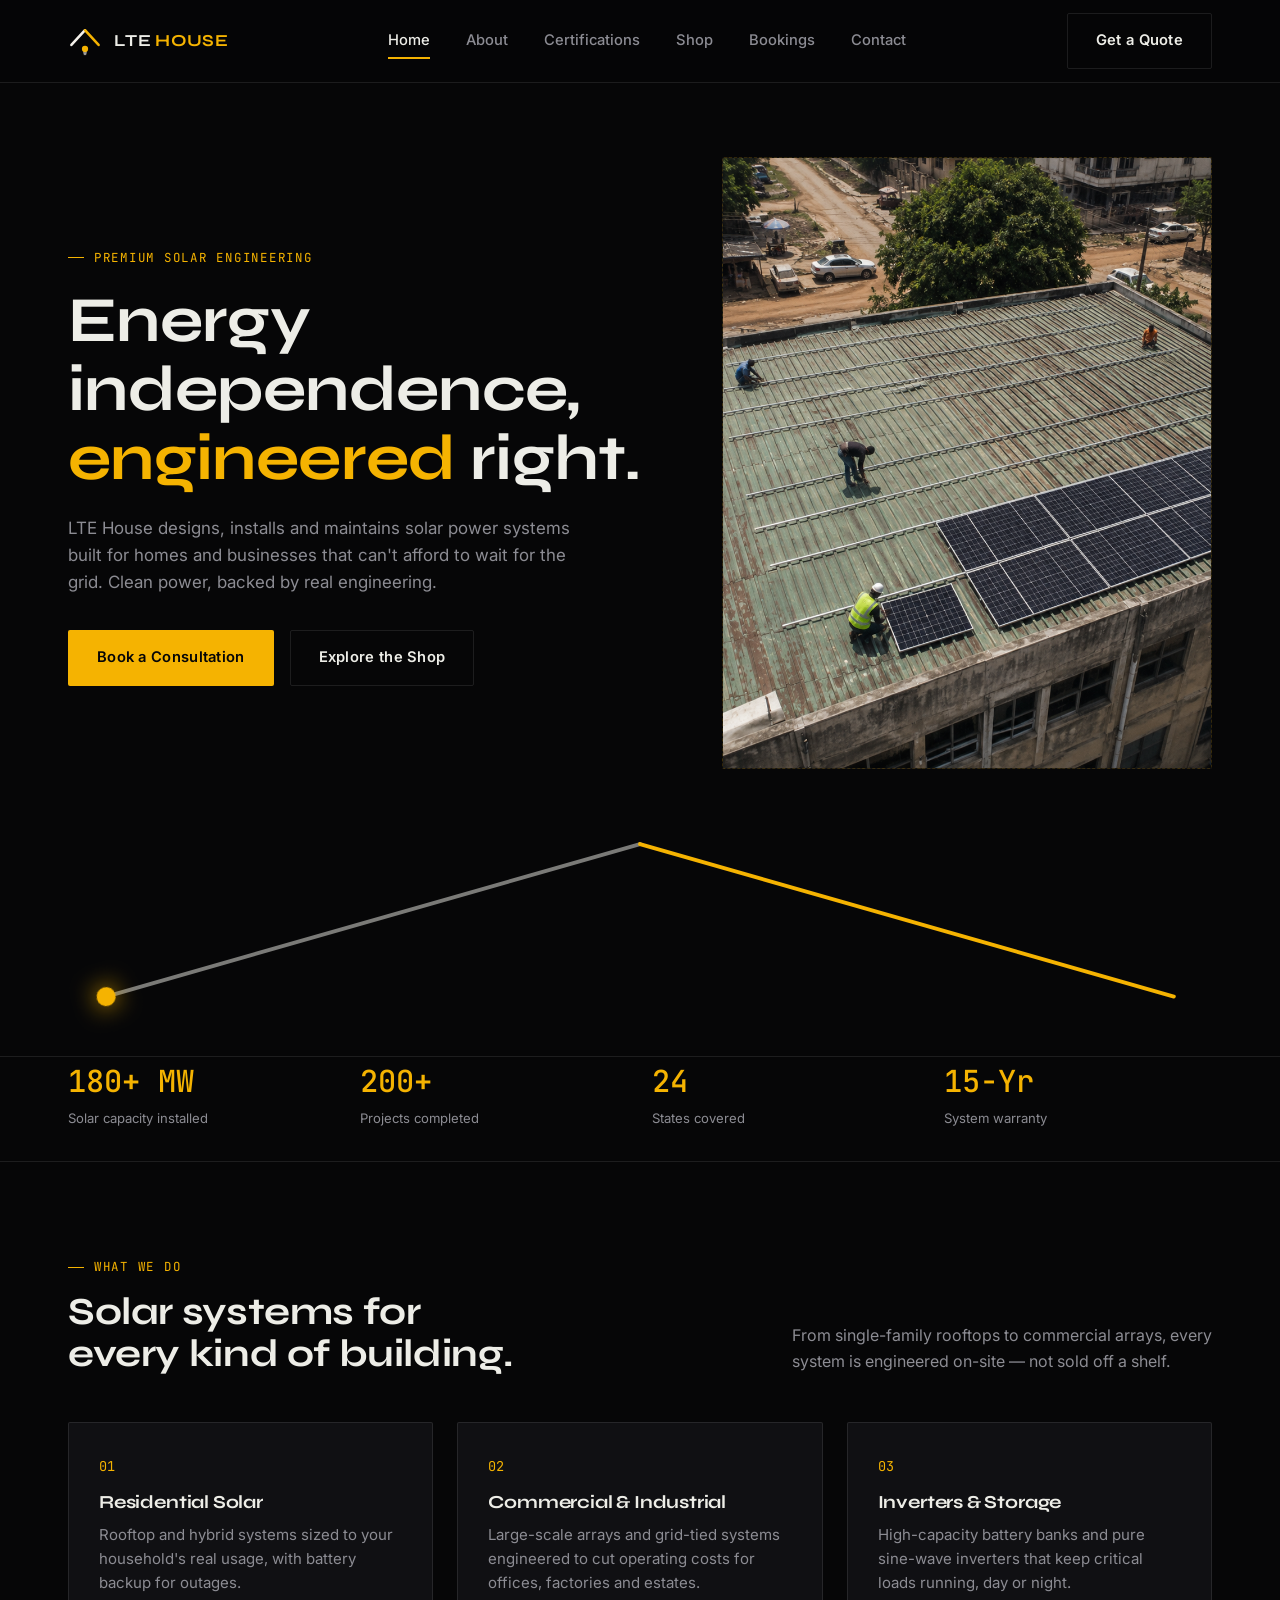
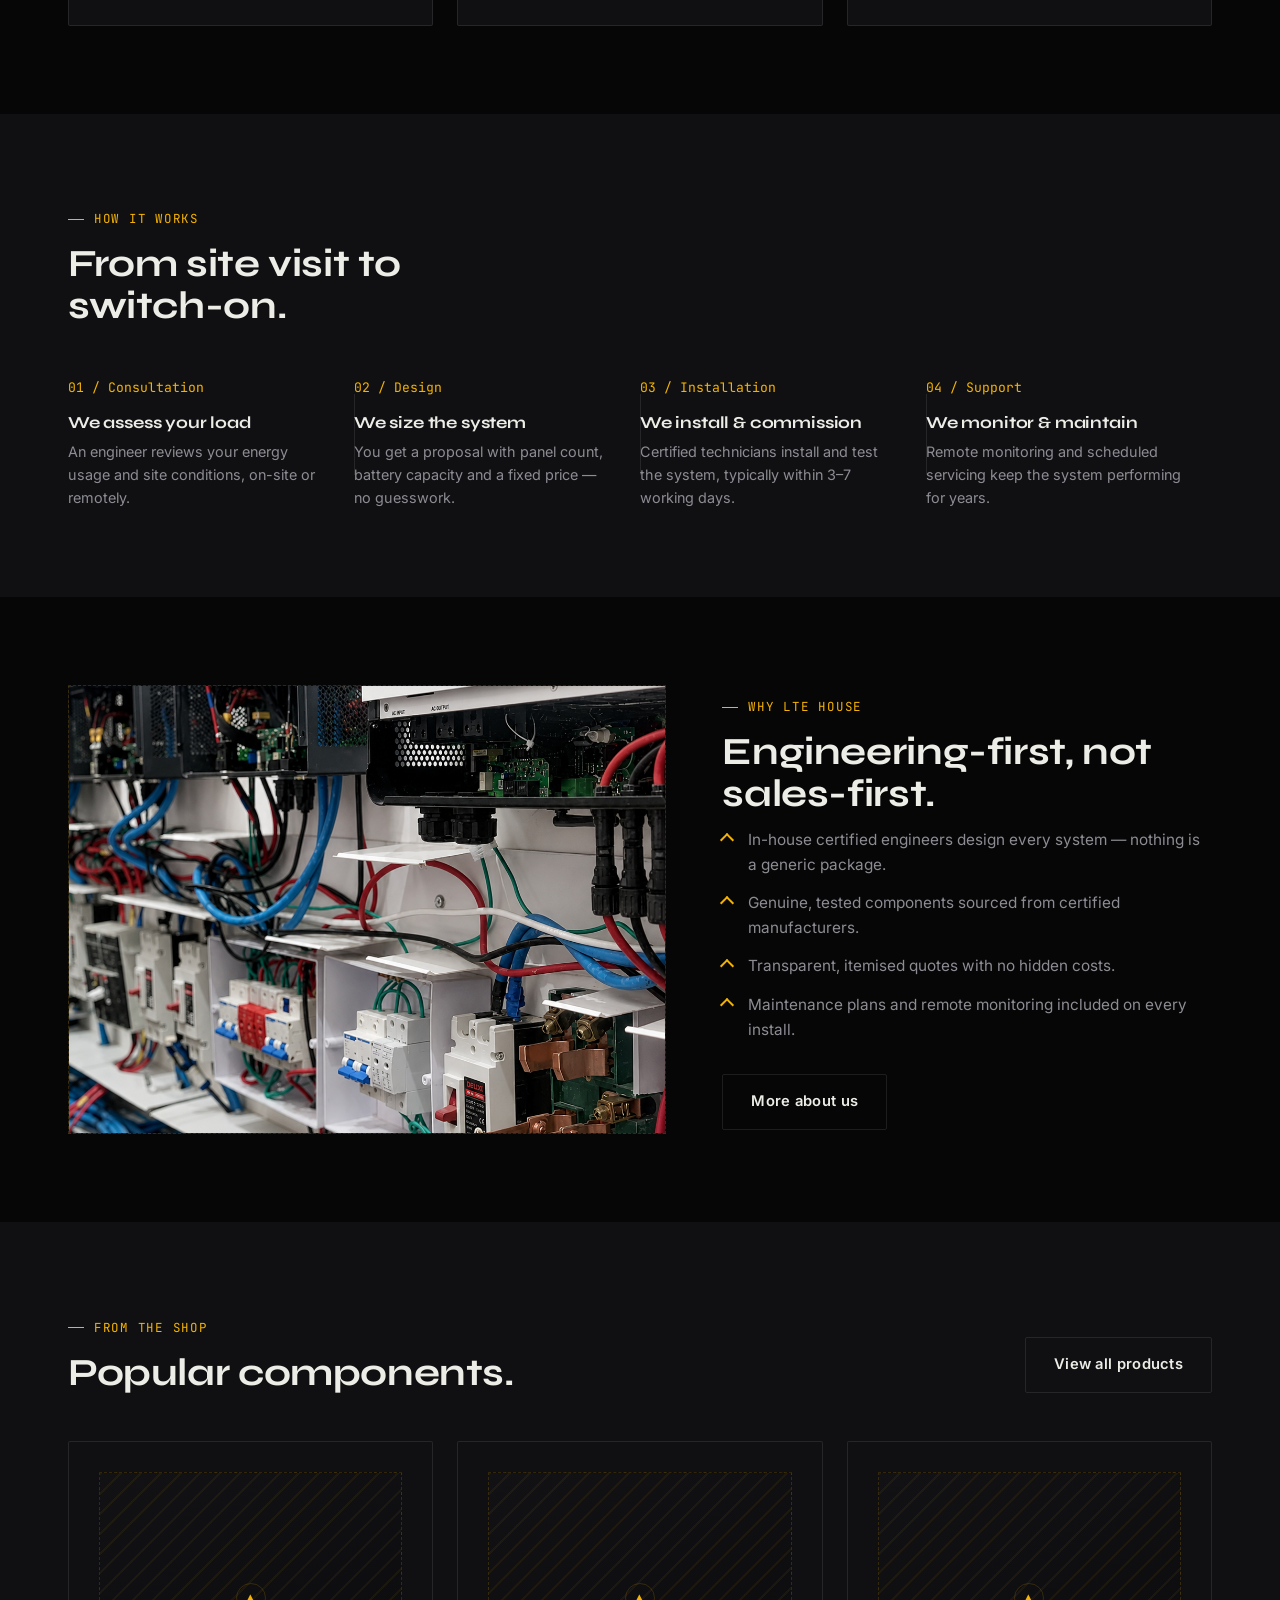
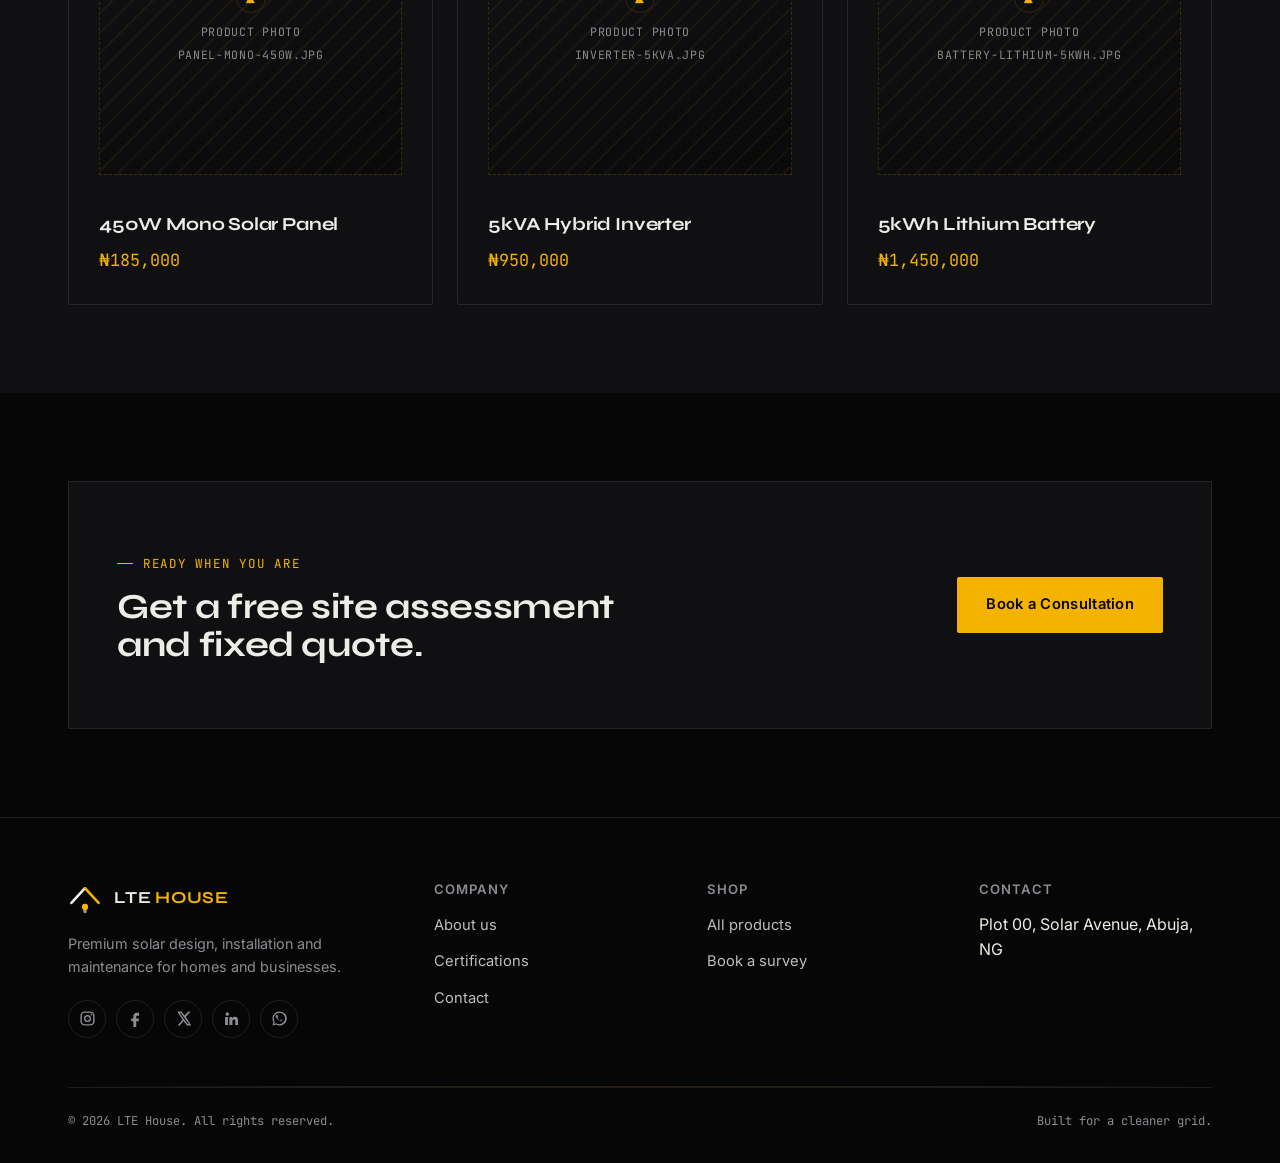
<file: index.html>
<!DOCTYPE html>
<html lang="en">
<head>
<meta charset="UTF-8">
<meta name="viewport" content="width=device-width, initial-scale=1.0">
<title>LTE House — Premium Solar Engineering</title>
<meta name="description" content="LTE House designs, installs and maintains premium solar power systems for homes and businesses.">
<link rel="icon" href="assets/favicon.ico" sizes="any">
<link rel="icon" type="image/svg+xml" href="assets/logo-icon.svg">
<link rel="apple-touch-icon" href="assets/apple-touch-icon.png">
<link rel="manifest" href="assets/site.webmanifest">
<meta name="theme-color" content="#060607">
<link rel="stylesheet" href="css/style.css">
</head>
<body>

<div class="page-loader" aria-hidden="true">
  <svg class="loader-mark" viewBox="0 0 200 200" xmlns="http://www.w3.org/2000/svg">
    <path class="l-roof-base l-roof-base-left" d="M40 130 L100 60"/>
    <path class="l-roof-base l-roof-base-right" d="M100 60 L160 130"/>
    <path class="l-roof-glow l-roof-glow-left" d="M40 130 L100 60"/>
    <path class="l-roof-glow l-roof-glow-right" d="M100 60 L160 130"/>
    <circle class="l-bulb-base" cx="100" cy="150" r="15"/>
    <circle class="l-bulb-glow" cx="100" cy="150" r="15"/>
    <path class="l-bulb-base-lines" d="M94 167 L106 167 M95 172 L105 172"/>
  </svg>
</div>

<header class="site-header">
  <div class="wrap">
    <a href="index.html" class="brand">
      <img src="assets/logo-icon.svg" alt="LTE House logo">
      <span class="brand-name">LTE <span>HOUSE</span></span>
    </a>
    <nav class="nav-links">
      <a href="index.html" aria-current="page">Home</a>
      <a href="about.html">About</a>
      <a href="certifications.html">Certifications</a>
      <a href="shop.html">Shop</a>
      <a href="bookings.html">Bookings</a>
      <a href="contact.html">Contact</a>
    </nav>
    <div class="nav-cta">
      <a href="bookings.html" class="btn btn-ghost">Get a Quote</a>
      <button class="nav-toggle" aria-label="Toggle menu" aria-expanded="false"><span></span></button>
    </div>
  </div>
</header>

<main>

  <!-- HERO -->
  <section class="hero">
    <div class="wrap hero-grid">
      <div>
        <span class="eyebrow">Premium Solar Engineering</span>
        <h1>Energy independence,<br><em>engineered</em> right.</h1>
        <p class="lede">LTE House designs, installs and maintains solar power systems built for homes and businesses that can't afford to wait for the grid. Clean power, backed by real engineering.</p>
        <div class="hero-actions">
          <a href="bookings.html" class="btn btn-primary">Book a Consultation</a>
          <a href="shop.html" class="btn btn-ghost">Explore the Shop</a>
        </div>
      </div>
      <div class="hero-media ph" style="--ar:4/5;">
        <img src="assets/images/Hero-home.jpg" alt="Home with LTE House solar panels installed">
      </div>
    </div>

    <div class="wrap" style="margin-top:56px;">
      <svg class="roofline animate" viewBox="0 0 600 100" preserveAspectRatio="none" aria-hidden="true">
        <path class="rl-left" d="M20 90 L300 10"/>
        <path class="rl-right" d="M300 10 L580 90"/>
        <circle class="rl-dot" r="5"/>
      </svg>
    </div>
  </section>

  <!-- STATS -->
  <section class="stats" style="padding-top:0;">
    <div class="wrap">
      <div class="stat"><b>180+ MW</b><span>Solar capacity installed</span></div>
      <div class="stat"><b>200+</b><span>Projects completed</span></div>
      <div class="stat"><b>24</b><span>States covered</span></div>
      <div class="stat"><b>15-Yr</b><span>System warranty</span></div>
    </div>
  </section>

  <!-- SERVICES -->
  <section>
    <div class="wrap">
      <div class="section-head reveal">
        <div>
          <span class="eyebrow">What we do</span>
          <h2>Solar systems for every kind of building.</h2>
        </div>
        <p>From single-family rooftops to commercial arrays, every system is engineered on-site — not sold off a shelf.</p>
      </div>
      <div class="grid-3">
        <div class="card reveal">
          <span class="num">01</span>
          <h3>Residential Solar</h3>
          <p>Rooftop and hybrid systems sized to your household's real usage, with battery backup for outages.</p>
        </div>
        <div class="card reveal">
          <span class="num">02</span>
          <h3>Commercial &amp; Industrial</h3>
          <p>Large-scale arrays and grid-tied systems engineered to cut operating costs for offices, factories and estates.</p>
        </div>
        <div class="card reveal">
          <span class="num">03</span>
          <h3>Inverters &amp; Storage</h3>
          <p>High-capacity battery banks and pure sine-wave inverters that keep critical loads running, day or night.</p>
        </div>
      </div>
    </div>
  </section>

  <!-- HOW IT WORKS (real sequence -> numbered) -->
  <section style="background:var(--panel);">
    <div class="wrap">
      <div class="section-head reveal">
        <div>
          <span class="eyebrow">How it works</span>
          <h2>From site visit to switch-on.</h2>
        </div>
      </div>
      <div class="process">
        <div class="process-step reveal">
          <span class="idx">01 / Consultation</span>
          <h4>We assess your load</h4>
          <p>An engineer reviews your energy usage and site conditions, on-site or remotely.</p>
        </div>
        <div class="process-step reveal">
          <span class="idx">02 / Design</span>
          <h4>We size the system</h4>
          <p>You get a proposal with panel count, battery capacity and a fixed price — no guesswork.</p>
        </div>
        <div class="process-step reveal">
          <span class="idx">03 / Installation</span>
          <h4>We install &amp; commission</h4>
          <p>Certified technicians install and test the system, typically within 3–7 working days.</p>
        </div>
        <div class="process-step reveal">
          <span class="idx">04 / Support</span>
          <h4>We monitor &amp; maintain</h4>
          <p>Remote monitoring and scheduled servicing keep the system performing for years.</p>
        </div>
      </div>
    </div>
  </section>

  <!-- WHY US -->
  <section>
    <div class="wrap hero-grid">
      <div class="ph reveal" style="--ar:4/3;">
        <img src="assets/why-us.jpg" alt="LTE House installation team on-site">
      </div>
      <div class="reveal">
        <span class="eyebrow">Why LTE House</span>
        <h2 style="margin-top:14px; font-size:clamp(1.8rem,3vw,2.6rem);">Engineering-first, not sales-first.</h2>
        <ul class="roof-list">
          <li>In-house certified engineers design every system — nothing is a generic package.</li>
          <li>Genuine, tested components sourced from certified manufacturers.</li>
          <li>Transparent, itemised quotes with no hidden costs.</li>
          <li>Maintenance plans and remote monitoring included on every install.</li>
        </ul>
        <a href="about.html" class="btn btn-ghost" style="margin-top:32px;">More about us</a>
      </div>
    </div>
  </section>

  <!-- FEATURED PRODUCTS -->
  <section style="background:var(--panel);">
    <div class="wrap">
      <div class="section-head reveal">
        <div>
          <span class="eyebrow">From the shop</span>
          <h2>Popular components.</h2>
        </div>
        <a href="shop.html" class="btn btn-ghost">View all products</a>
      </div>
      <div class="grid-3">
        <div class="card product-card reveal">
          <div class="ph"><div class="ph-inner"><span class="ph-icon">▲</span>Product photo<span class="ph-file">panel-mono-450w.jpg</span></div></div>
          <h3>450W Mono Solar Panel</h3>
          <p class="price">₦185,000</p>
        </div>
        <div class="card product-card reveal">
          <div class="ph"><div class="ph-inner"><span class="ph-icon">▲</span>Product photo<span class="ph-file">inverter-5kva.jpg</span></div></div>
          <h3>5kVA Hybrid Inverter</h3>
          <p class="price">₦950,000</p>
        </div>
        <div class="card product-card reveal">
          <div class="ph"><div class="ph-inner"><span class="ph-icon">▲</span>Product photo<span class="ph-file">battery-lithium-5kwh.jpg</span></div></div>
          <h3>5kWh Lithium Battery</h3>
          <p class="price">₦1,450,000</p>
        </div>
      </div>
    </div>
  </section>

  <!-- CTA -->
  <section>
    <div class="wrap">
      <div class="cta-band reveal">
        <div>
          <span class="eyebrow">Ready when you are</span>
          <h2 style="margin-top:14px;">Get a free site assessment and fixed quote.</h2>
        </div>
        <a href="bookings.html" class="btn btn-primary">Book a Consultation</a>
      </div>
    </div>
  </section>

</main>

<footer class="site-footer">
  <div class="wrap">
    <div class="footer-grid">
      <div class="footer-brand">
        <a href="index.html" class="brand">
          <img src="assets/logo-icon.svg" alt="LTE House logo">
          <span class="brand-name">LTE <span>HOUSE</span></span>
        </a>
        <p>Premium solar design, installation and maintenance for homes and businesses.</p>
        <div class="social-links">
          <a href="https://www.instagram.com/lte_house" aria-label="LTE House on Instagram"><svg aria-hidden="true" viewBox="0 0 24 24"><rect x="3" y="3" width="18" height="18" rx="5" fill="none" stroke="currentColor" stroke-width="2"/><circle cx="12" cy="12" r="4" fill="none" stroke="currentColor" stroke-width="2"/><circle cx="17.5" cy="6.5" r="1.2" fill="currentColor"/></svg></a>
          <a href="#" aria-label="LTE House on Facebook"><svg aria-hidden="true" viewBox="0 0 24 24"><path fill="currentColor" d="M14 8h3V4h-3c-3.3 0-5 1.9-5 5v3H6v4h3v8h4v-8h3.5l.5-4H13V9c0-.7.3-1 1-1Z"/></svg></a>
          <a href="#" aria-label="LTE House on X (Twitter)"><svg aria-hidden="true" viewBox="0 0 24 24"><path fill="currentColor" d="M18.9 2H22l-6.8 7.8L23 22h-6.1l-4.8-6.3L6.6 22H3.5l7.3-8.4L3 2h6.2l4.3 5.7L18.9 2Zm-1.1 17.7h1.7L8.3 4.2H6.5l11.3 15.5Z"/></svg></a>
          <a href="#" aria-label="LTE House on LinkedIn"><svg aria-hidden="true" viewBox="0 0 24 24"><path fill="currentColor" d="M5 3.5A2.5 2.5 0 1 1 5 8a2.5 2.5 0 0 1 0-4.5ZM3 10h4v11H3V10Zm6 0h3.8v1.5h.1c.5-.9 1.8-1.9 3.7-1.9 4 0 4.7 2.6 4.7 6v5.4h-4v-4.8c0-1.2 0-2.8-1.8-2.8s-2.1 1.3-2.1 2.7V21H9V10Z"/></svg></a>
          <a href="#" aria-label="Message LTE House on WhatsApp"><svg aria-hidden="true" viewBox="0 0 24 24"><path fill="currentColor" d="M12 2a9.9 9.9 0 0 0-8.5 15L2 22l5.2-1.4A10 10 0 1 0 12 2Zm0 18a8 8 0 0 1-4.1-1.1l-.3-.2-3.1.8.8-3-.2-.3A8 8 0 1 1 12 20Zm4.4-5.9c-.2-.1-1.3-.7-1.5-.8-.2-.1-.4-.1-.6.1-.2.2-.6.8-.8 1-.1.2-.3.2-.5.1-1.6-.8-2.7-1.5-3.7-3.3-.3-.5.3-.5.7-1.5.1-.2 0-.4-.1-.5l-.7-1.7c-.2-.5-.4-.4-.6-.4h-.5c-.2 0-.5.1-.7.3-.8.8-1.1 2-.3 3.3 1.6 2.8 3.6 3.5 6.4 4.7.4.2.8.1 1.1-.1.3-.2 1-.8 1.1-1.2.2-.3.2-.6.1-.7Z"/></svg></a>
        </div>
      </div>
      <div class="footer-col">
        <h4>Company</h4>
        <ul>
          <li><a href="about.html">About us</a></li>
          <li><a href="certifications.html">Certifications</a></li>
          <li><a href="contact.html">Contact</a></li>
        </ul>
      </div>
      <div class="footer-col">
        <h4>Shop</h4>
        <ul>
          <li><a href="shop.html">All products</a></li>
          <li><a href="bookings.html">Book a survey</a></li>
        </ul>
      </div>
      <div class="footer-col">
        <h4>Contact</h4>
        <ul>
          <li>Plot 00, Solar Avenue, Abuja, NG</li>
         
        </ul>
      </div>
    </div>
    <div class="divider-simple"></div>
    <div class="footer-bottom">
      <span>© 2026 LTE House. All rights reserved.</span>
      <span>Built for a cleaner grid.</span>
    </div>
  </div>
</footer>

<script src="js/main.js"></script>
</body>
</html>
</file>
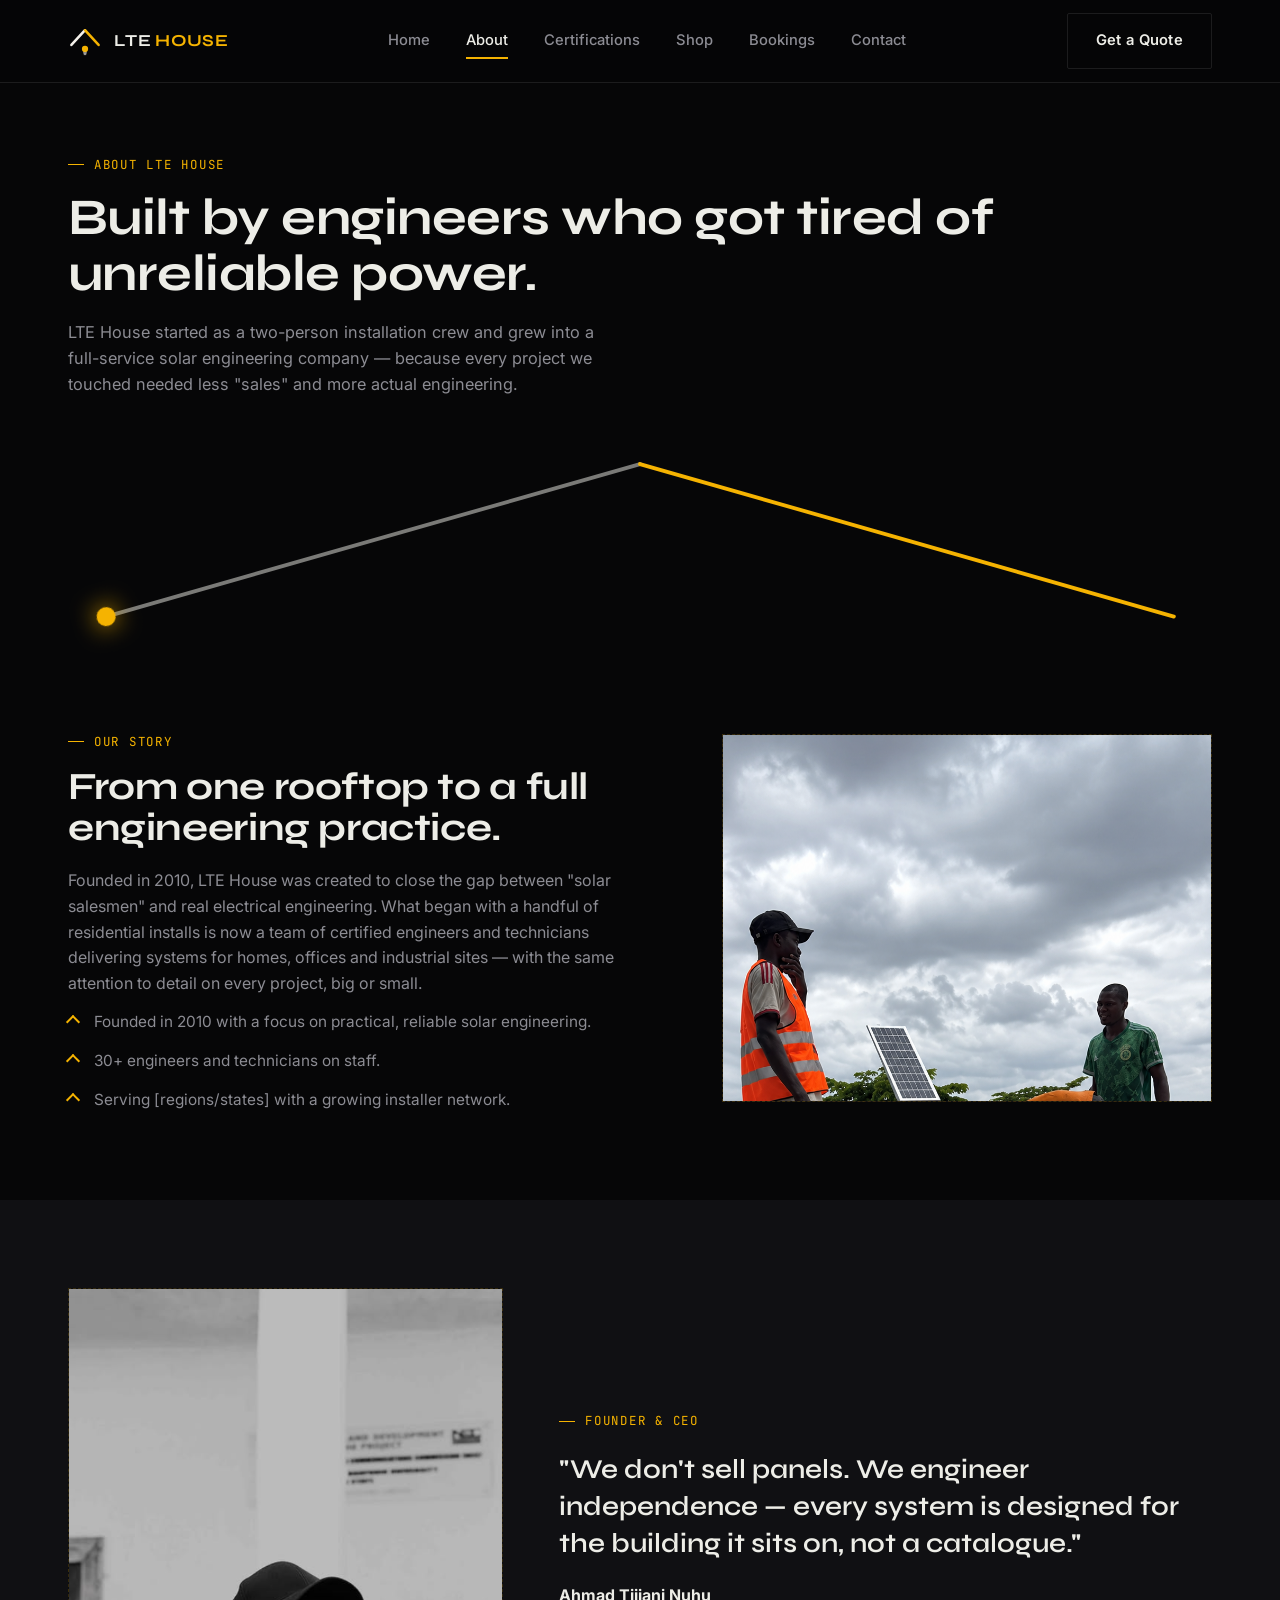
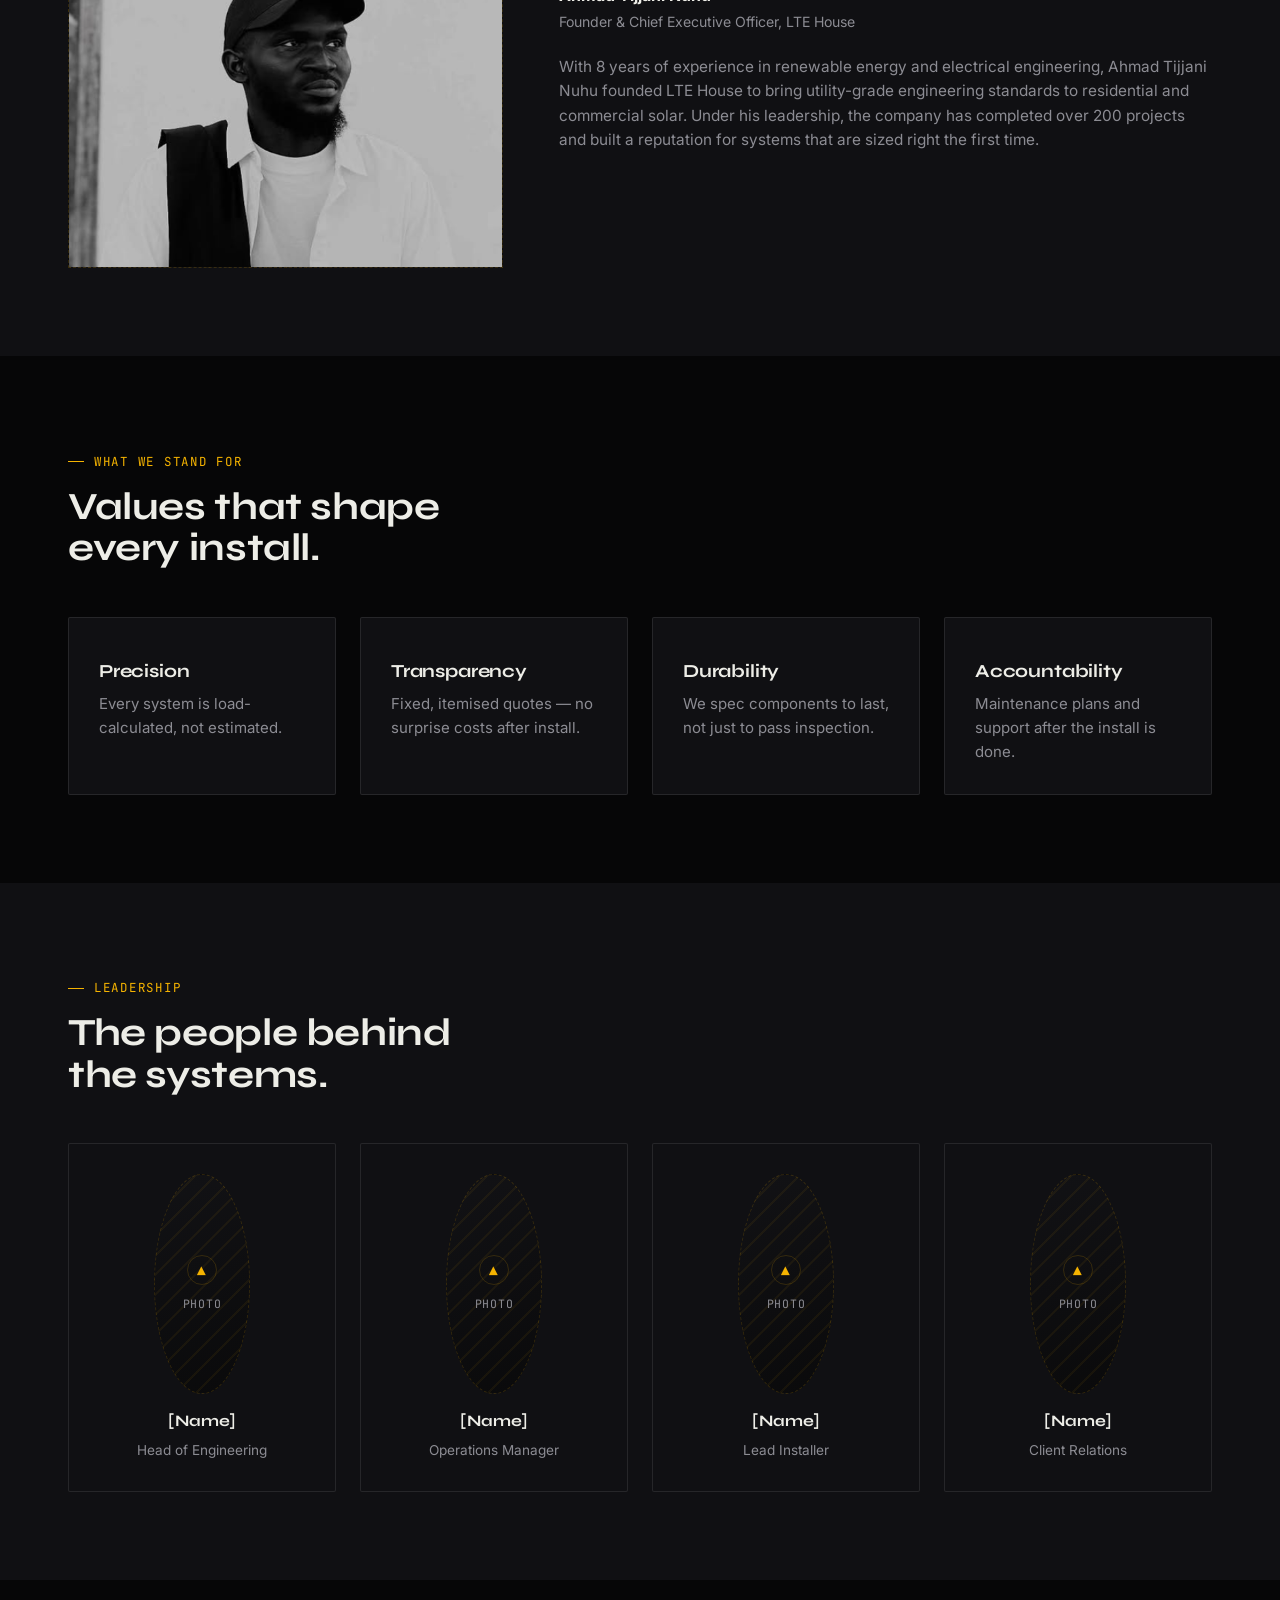
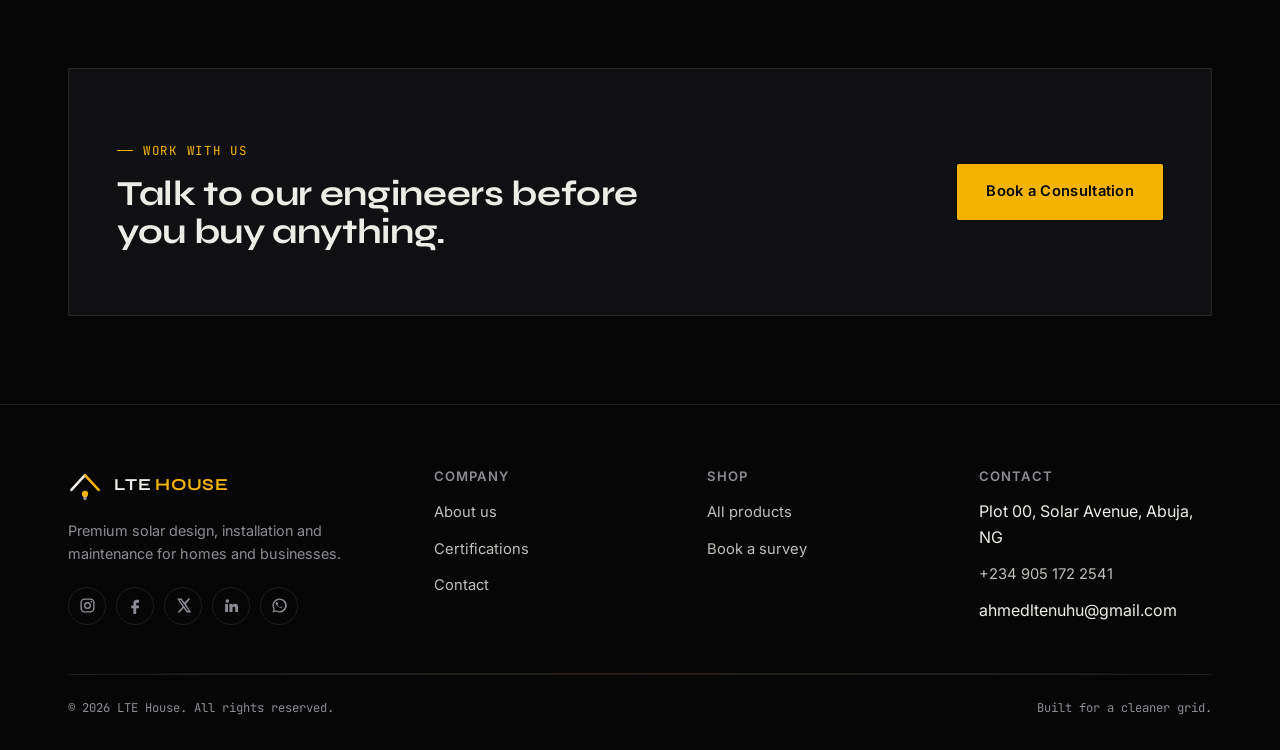
<file: about.html>
<!DOCTYPE html>
<html lang="en">
<head>
<meta charset="UTF-8">
<meta name="viewport" content="width=device-width, initial-scale=1.0">
<title>About — LTE House</title>
<meta name="description" content="The team and story behind LTE House.">
<link rel="icon" href="assets/favicon.ico" sizes="any">
<link rel="icon" type="image/svg+xml" href="assets/logo-icon.svg">
<link rel="apple-touch-icon" href="assets/apple-touch-icon.png">
<link rel="manifest" href="assets/site.webmanifest">
<meta name="theme-color" content="#060607">
<link rel="stylesheet" href="css/style.css">
</head>
<body>

<div class="page-loader" aria-hidden="true">
  <svg class="loader-mark" viewBox="0 0 200 200" xmlns="http://www.w3.org/2000/svg">
    <path class="l-roof-base l-roof-base-left" d="M40 130 L100 60"/>
    <path class="l-roof-base l-roof-base-right" d="M100 60 L160 130"/>
    <path class="l-roof-glow l-roof-glow-left" d="M40 130 L100 60"/>
    <path class="l-roof-glow l-roof-glow-right" d="M100 60 L160 130"/>
    <circle class="l-bulb-base" cx="100" cy="150" r="15"/>
    <circle class="l-bulb-glow" cx="100" cy="150" r="15"/>
    <path class="l-bulb-base-lines" d="M94 167 L106 167 M95 172 L105 172"/>
  </svg>
</div>

<header class="site-header">
  <div class="wrap">
    <a href="index.html" class="brand">
      <img src="assets/logo-icon.svg" alt="LTE House logo">
      <span class="brand-name">LTE <span>HOUSE</span></span>
    </a>
    <nav class="nav-links">
      <a href="index.html">Home</a>
      <a href="about.html" aria-current="page">About</a>
      <a href="certifications.html">Certifications</a>
      <a href="shop.html">Shop</a>
      <a href="bookings.html">Bookings</a>
      <a href="contact.html">Contact</a>
    </nav>
    <div class="nav-cta">
      <a href="bookings.html" class="btn btn-ghost">Get a Quote</a>
      <button class="nav-toggle" aria-label="Toggle menu" aria-expanded="false"><span></span></button>
    </div>
  </div>
</header>

<main>

  <section class="page-hero">
    <div class="wrap">
      <span class="eyebrow">About LTE House</span>
      <h1>Built by engineers who got tired of unreliable power.</h1>
      <p>LTE House started as a two-person installation crew and grew into a full-service solar engineering company — because every project we touched needed less "sales" and more actual engineering.</p>
    </div>
  </section>

  <div class="wrap">
    <svg class="roofline animate" viewBox="0 0 600 100" preserveAspectRatio="none" aria-hidden="true">
      <path class="rl-left" d="M20 90 L300 10"/>
      <path class="rl-right" d="M300 10 L580 90"/>
      <circle class="rl-dot" r="5"/>
    </svg>
  </div>

  <!-- STORY -->
  <section>
    <div class="wrap hero-grid">
      <div class="reveal">
        <span class="eyebrow">Our story</span>
        <h2 style="margin-top:14px; font-size:clamp(1.8rem,3vw,2.6rem);">From one rooftop to a full engineering practice.</h2>
        <p style="color:var(--grey); margin-top:20px;">Founded in 2010, LTE House was created to close the gap between "solar salesmen" and real electrical engineering. What began with a handful of residential installs is now a team of certified engineers and technicians delivering systems for homes, offices and industrial sites — with the same attention to detail on every project, big or small.</p>
        <ul class="roof-list">
          <li>Founded in 2010 with a focus on practical, reliable solar engineering.</li>
          <li>30+ engineers and technicians on staff.</li>
          <li>Serving [regions/states] with a growing installer network.</li>
        </ul>
      </div>
      <div class="ph reveal about-team-photo" style="--ar:4/3;">
        <img src="assets/images/about-team.jpg" alt="LTE House team at work">
      </div>
    </div>
  </section>

  <!-- CEO SPOTLIGHT -->
  <section style="background:var(--panel);">
    <div class="wrap">
      <div class="ceo-section reveal">
        <div class="ph">
          <img src="assets/images/ceo-portrait.jpg" alt="LTE House Founder and CEO">
        </div>
        <div>
          <span class="eyebrow">Founder &amp; CEO</span>
          <p class="ceo-quote">"We don't sell panels. We engineer independence — every system is designed for the building it sits on, not a catalogue."</p>
          <div class="ceo-role">
            <b>Ahmad Tijjani Nuhu</b>
            <span>Founder &amp; Chief Executive Officer, LTE House</span>
          </div>
          <p class="ceo-bio">With 8 years of experience in renewable energy and electrical engineering, Ahmad Tijjani Nuhu founded LTE House to bring utility-grade engineering standards to residential and commercial solar. Under his leadership, the company has completed over 200 projects and built a reputation for systems that are sized right the first time.</p>
        </div>
      </div>
    </div>
  </section>

  <!-- VALUES -->
  <section>
    <div class="wrap">
      <div class="section-head reveal">
        <div>
          <span class="eyebrow">What we stand for</span>
          <h2>Values that shape every install.</h2>
        </div>
      </div>
      <div class="grid-4">
        <div class="card reveal">
          <h3>Precision</h3>
          <p>Every system is load-calculated, not estimated.</p>
        </div>
        <div class="card reveal">
          <h3>Transparency</h3>
          <p>Fixed, itemised quotes — no surprise costs after install.</p>
        </div>
        <div class="card reveal">
          <h3>Durability</h3>
          <p>We spec components to last, not just to pass inspection.</p>
        </div>
        <div class="card reveal">
          <h3>Accountability</h3>
          <p>Maintenance plans and support after the install is done.</p>
        </div>
      </div>
    </div>
  </section>

  <!-- TEAM -->
  <section style="background:var(--panel);">
    <div class="wrap">
      <div class="section-head reveal">
        <div>
          <span class="eyebrow">Leadership</span>
          <h2>The people behind the systems.</h2>
        </div>
      </div>
      <div class="grid-4">
        <div class="card cert-card reveal">
          <div class="ph"><div class="ph-inner"><span class="ph-icon">▲</span>Photo</div></div>
          <h3>[Name]</h3>
          <p>Head of Engineering</p>
        </div>
        <div class="card cert-card reveal">
          <div class="ph"><div class="ph-inner"><span class="ph-icon">▲</span>Photo</div></div>
          <h3>[Name]</h3>
          <p>Operations Manager</p>
        </div>
        <div class="card cert-card reveal">
          <div class="ph"><div class="ph-inner"><span class="ph-icon">▲</span>Photo</div></div>
          <h3>[Name]</h3>
          <p>Lead Installer</p>
        </div>
        <div class="card cert-card reveal">
          <div class="ph"><div class="ph-inner"><span class="ph-icon">▲</span>Photo</div></div>
          <h3>[Name]</h3>
          <p>Client Relations</p>
        </div>
      </div>
    </div>
  </section>

  <section>
    <div class="wrap">
      <div class="cta-band reveal">
        <div>
          <span class="eyebrow">Work with us</span>
          <h2 style="margin-top:14px;">Talk to our engineers before you buy anything.</h2>
        </div>
        <a href="bookings.html" class="btn btn-primary">Book a Consultation</a>
      </div>
    </div>
  </section>

</main>

<footer class="site-footer">
  <div class="wrap">
    <div class="footer-grid">
      <div class="footer-brand">
        <a href="index.html" class="brand">
          <img src="assets/logo-icon.svg" alt="LTE House logo">
          <span class="brand-name">LTE <span>HOUSE</span></span>
        </a>
        <p>Premium solar design, installation and maintenance for homes and businesses.</p>
        <div class="social-links">
          <a href="https://www.instagram.com/lte_house" aria-label="LTE House on Instagram"><svg aria-hidden="true" viewBox="0 0 24 24"><rect x="3" y="3" width="18" height="18" rx="5" fill="none" stroke="currentColor" stroke-width="2"/><circle cx="12" cy="12" r="4" fill="none" stroke="currentColor" stroke-width="2"/><circle cx="17.5" cy="6.5" r="1.2" fill="currentColor"/></svg></a>
          <a href="#" aria-label="LTE House on Facebook"><svg aria-hidden="true" viewBox="0 0 24 24"><path fill="currentColor" d="M14 8h3V4h-3c-3.3 0-5 1.9-5 5v3H6v4h3v8h4v-8h3.5l.5-4H13V9c0-.7.3-1 1-1Z"/></svg></a>
          <a href="#" aria-label="LTE House on X (Twitter)"><svg aria-hidden="true" viewBox="0 0 24 24"><path fill="currentColor" d="M18.9 2H22l-6.8 7.8L23 22h-6.1l-4.8-6.3L6.6 22H3.5l7.3-8.4L3 2h6.2l4.3 5.7L18.9 2Zm-1.1 17.7h1.7L8.3 4.2H6.5l11.3 15.5Z"/></svg></a>
          <a href="#" aria-label="LTE House on LinkedIn"><svg aria-hidden="true" viewBox="0 0 24 24"><path fill="currentColor" d="M5 3.5A2.5 2.5 0 1 1 5 8a2.5 2.5 0 0 1 0-4.5ZM3 10h4v11H3V10Zm6 0h3.8v1.5h.1c.5-.9 1.8-1.9 3.7-1.9 4 0 4.7 2.6 4.7 6v5.4h-4v-4.8c0-1.2 0-2.8-1.8-2.8s-2.1 1.3-2.1 2.7V21H9V10Z"/></svg></a>
          <a href="#" aria-label="Message LTE House on WhatsApp"><svg aria-hidden="true" viewBox="0 0 24 24"><path fill="currentColor" d="M12 2a9.9 9.9 0 0 0-8.5 15L2 22l5.2-1.4A10 10 0 1 0 12 2Zm0 18a8 8 0 0 1-4.1-1.1l-.3-.2-3.1.8.8-3-.2-.3A8 8 0 1 1 12 20Zm4.4-5.9c-.2-.1-1.3-.7-1.5-.8-.2-.1-.4-.1-.6.1-.2.2-.6.8-.8 1-.1.2-.3.2-.5.1-1.6-.8-2.7-1.5-3.7-3.3-.3-.5.3-.5.7-1.5.1-.2 0-.4-.1-.5l-.7-1.7c-.2-.5-.4-.4-.6-.4h-.5c-.2 0-.5.1-.7.3-.8.8-1.1 2-.3 3.3 1.6 2.8 3.6 3.5 6.4 4.7.4.2.8.1 1.1-.1.3-.2 1-.8 1.1-1.2.2-.3.2-.6.1-.7Z"/></svg></a>
        </div>
      </div>
      <div class="footer-col">
        <h4>Company</h4>
        <ul>
          <li><a href="about.html">About us</a></li>
          <li><a href="certifications.html">Certifications</a></li>
          <li><a href="contact.html">Contact</a></li>
        </ul>
      </div>
      <div class="footer-col">
        <h4>Shop</h4>
        <ul>
          <li><a href="shop.html">All products</a></li>
          <li><a href="bookings.html">Book a survey</a></li>
        </ul>
      </div>
      <div class="footer-col">
        <h4>Contact</h4>
        <ul>
          <li>Plot 00, Solar Avenue, Abuja, NG</li>
          <li><a href="tel:+2349051722541">+234 905 172 2541</a></li>
          <li>ahmedltenuhu@gmail.com</li>
        </ul>
      </div>
    </div>
    <div class="divider-simple"></div>
    <div class="footer-bottom">
      <span>© 2026 LTE House. All rights reserved.</span>
      <span>Built for a cleaner grid.</span>
    </div>
  </div>
</footer>

<script src="js/main.js"></script>
</body>
</html>
</file>
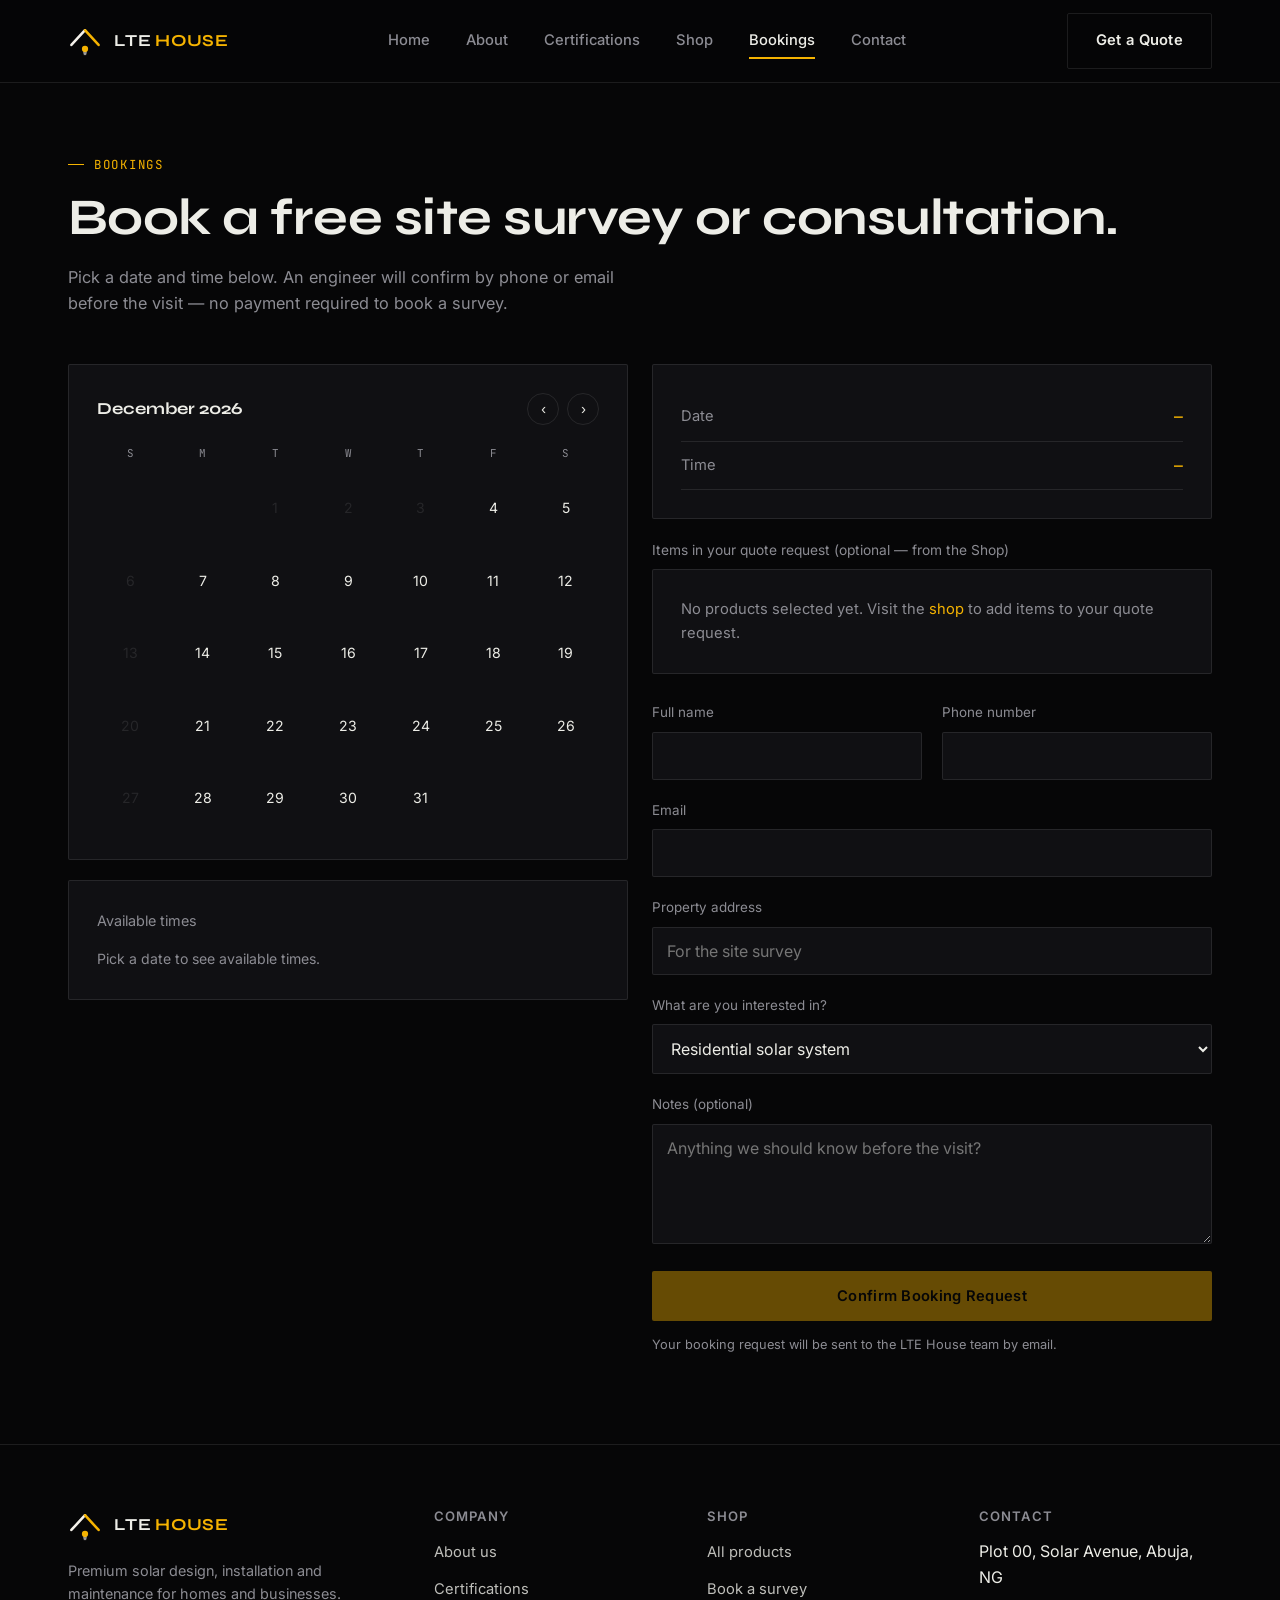
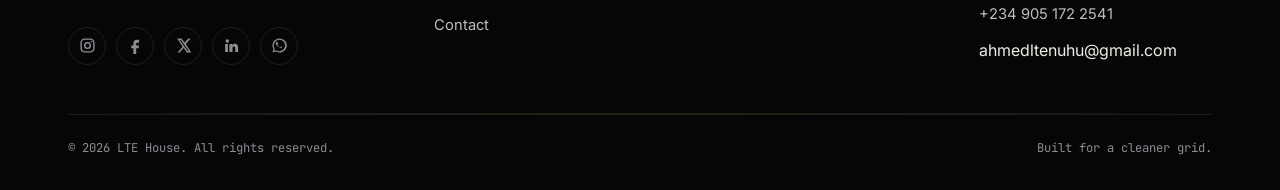
<file: bookings.html>
<!DOCTYPE html>
<html lang="en">
<head>
<meta charset="UTF-8">
<meta name="viewport" content="width=device-width, initial-scale=1.0">
<title>Bookings — LTE House</title>
<meta name="description" content="Book a free site survey or consultation with LTE House.">
<link rel="icon" href="assets/favicon.ico" sizes="any">
<link rel="icon" type="image/svg+xml" href="assets/logo-icon.svg">
<link rel="apple-touch-icon" href="assets/apple-touch-icon.png">
<link rel="manifest" href="assets/site.webmanifest">
<meta name="theme-color" content="#060607">
<link rel="stylesheet" href="css/style.css">
</head>
<body>

<div class="page-loader" aria-hidden="true">
  <svg class="loader-mark" viewBox="0 0 200 200" xmlns="http://www.w3.org/2000/svg">
    <path class="l-roof-base l-roof-base-left" d="M40 130 L100 60"/>
    <path class="l-roof-base l-roof-base-right" d="M100 60 L160 130"/>
    <path class="l-roof-glow l-roof-glow-left" d="M40 130 L100 60"/>
    <path class="l-roof-glow l-roof-glow-right" d="M100 60 L160 130"/>
    <circle class="l-bulb-base" cx="100" cy="150" r="15"/>
    <circle class="l-bulb-glow" cx="100" cy="150" r="15"/>
    <path class="l-bulb-base-lines" d="M94 167 L106 167 M95 172 L105 172"/>
  </svg>
</div>

<header class="site-header">
  <div class="wrap">
    <a href="index.html" class="brand">
      <img src="assets/logo-icon.svg" alt="LTE House logo">
      <span class="brand-name">LTE <span>HOUSE</span></span>
    </a>
    <nav class="nav-links">
      <a href="index.html">Home</a>
      <a href="about.html">About</a>
      <a href="certifications.html">Certifications</a>
      <a href="shop.html">Shop</a>
      <a href="bookings.html" aria-current="page">Bookings</a>
      <a href="contact.html">Contact</a>
    </nav>
    <div class="nav-cta">
      <a href="bookings.html" class="btn btn-ghost">Get a Quote</a>
      <button class="nav-toggle" aria-label="Toggle menu" aria-expanded="false"><span></span></button>
    </div>
  </div>
</header>

<main>

  <section class="page-hero">
    <div class="wrap">
      <span class="eyebrow">Bookings</span>
      <h1>Book a free site survey or consultation.</h1>
      <p>Pick a date and time below. An engineer will confirm by phone or email before the visit — no payment required to book a survey.</p>
    </div>
  </section>

  <section style="padding-top:0;">
    <div class="wrap grid-2">

      <!-- CALENDAR -->
      <div class="reveal">
        <div class="calendar">
          <div class="cal-head">
            <b></b>
            <div class="cal-nav">
              <button type="button" data-cal-prev aria-label="Previous month">‹</button>
              <button type="button" data-cal-next aria-label="Next month">›</button>
            </div>
          </div>
          <div class="cal-grid">
            <span class="dow">S</span><span class="dow">M</span><span class="dow">T</span><span class="dow">W</span><span class="dow">T</span><span class="dow">F</span><span class="dow">S</span>
          </div>
        </div>

        <div class="calendar" style="margin-top:20px;">
          <p style="font-size:0.9rem; color:var(--grey); margin-bottom:6px;">Available times</p>
          <div class="slot-grid"></div>
        </div>
      </div>

      <!-- FORM + SUMMARY -->
      <div class="reveal">
        <div class="booking-summary">
          <div class="summary-row"><span>Date</span><b data-summary-date>—</b></div>
          <div class="summary-row"><span>Time</span><b data-summary-time>—</b></div>
        </div>

        <p style="font-size:0.86rem; color:var(--grey); margin:20px 0 8px;">Items in your quote request (optional — from the Shop)</p>
        <div class="booking-summary" data-quote-list style="margin-bottom:28px;"></div>

        <form id="booking-form" action="https://formsubmit.co/ahmedltenuhu@gmail.com" method="POST">
          <input type="hidden" name="_subject" value="New LTE House booking request">
          <input type="hidden" name="_template" value="table">
          <input type="hidden" name="_captcha" value="true">
          <div class="field-row">
            <div class="field">
              <label for="b-name">Full name</label>
              <input type="text" id="b-name" name="name" required>
            </div>
            <div class="field">
              <label for="b-phone">Phone number</label>
              <input type="tel" id="b-phone" name="phone" required>
            </div>
          </div>
          <div class="field">
            <label for="b-email">Email</label>
            <input type="email" id="b-email" name="email" required>
          </div>
          <div class="field">
            <label for="b-address">Property address</label>
            <input type="text" id="b-address" name="address" placeholder="For the site survey">
          </div>
          <div class="field">
            <label for="b-service">What are you interested in?</label>
            <select id="b-service" name="service">
              <option>Residential solar system</option>
              <option>Commercial / industrial solar</option>
              <option>Battery &amp; inverter upgrade</option>
              <option>Maintenance / repair</option>
              <option>Not sure — advise me</option>
            </select>
          </div>
          <div class="field">
            <label for="b-notes">Notes (optional)</label>
            <textarea id="b-notes" name="notes" placeholder="Anything we should know before the visit?"></textarea>
          </div>
          <input type="hidden" id="booking-date-field" name="preferred_date">
          <input type="hidden" id="booking-time-field" name="preferred_time">
          <input type="hidden" id="quote-items-field" name="quote_items">
          <button type="submit" class="btn btn-primary btn-block" data-booking-submit disabled>Confirm Booking Request</button>
          <p class="form-note">Your booking request will be sent to the LTE House team by email.</p>
        </form>

      </div>

    </div>
  </section>

</main>

<footer class="site-footer">
  <div class="wrap">
    <div class="footer-grid">
      <div class="footer-brand">
        <a href="index.html" class="brand">
          <img src="assets/logo-icon.svg" alt="LTE House logo">
          <span class="brand-name">LTE <span>HOUSE</span></span>
        </a>
        <p>Premium solar design, installation and maintenance for homes and businesses.</p>
        <div class="social-links">
          <a href="https://www.instagram.com/lte_house" aria-label="LTE House on Instagram"><svg aria-hidden="true" viewBox="0 0 24 24"><rect x="3" y="3" width="18" height="18" rx="5" fill="none" stroke="currentColor" stroke-width="2"/><circle cx="12" cy="12" r="4" fill="none" stroke="currentColor" stroke-width="2"/><circle cx="17.5" cy="6.5" r="1.2" fill="currentColor"/></svg></a>
          <a href="#" aria-label="LTE House on Facebook"><svg aria-hidden="true" viewBox="0 0 24 24"><path fill="currentColor" d="M14 8h3V4h-3c-3.3 0-5 1.9-5 5v3H6v4h3v8h4v-8h3.5l.5-4H13V9c0-.7.3-1 1-1Z"/></svg></a>
          <a href="#" aria-label="LTE House on X (Twitter)"><svg aria-hidden="true" viewBox="0 0 24 24"><path fill="currentColor" d="M18.9 2H22l-6.8 7.8L23 22h-6.1l-4.8-6.3L6.6 22H3.5l7.3-8.4L3 2h6.2l4.3 5.7L18.9 2Zm-1.1 17.7h1.7L8.3 4.2H6.5l11.3 15.5Z"/></svg></a>
          <a href="#" aria-label="LTE House on LinkedIn"><svg aria-hidden="true" viewBox="0 0 24 24"><path fill="currentColor" d="M5 3.5A2.5 2.5 0 1 1 5 8a2.5 2.5 0 0 1 0-4.5ZM3 10h4v11H3V10Zm6 0h3.8v1.5h.1c.5-.9 1.8-1.9 3.7-1.9 4 0 4.7 2.6 4.7 6v5.4h-4v-4.8c0-1.2 0-2.8-1.8-2.8s-2.1 1.3-2.1 2.7V21H9V10Z"/></svg></a>
          <a href="#" aria-label="Message LTE House on WhatsApp"><svg aria-hidden="true" viewBox="0 0 24 24"><path fill="currentColor" d="M12 2a9.9 9.9 0 0 0-8.5 15L2 22l5.2-1.4A10 10 0 1 0 12 2Zm0 18a8 8 0 0 1-4.1-1.1l-.3-.2-3.1.8.8-3-.2-.3A8 8 0 1 1 12 20Zm4.4-5.9c-.2-.1-1.3-.7-1.5-.8-.2-.1-.4-.1-.6.1-.2.2-.6.8-.8 1-.1.2-.3.2-.5.1-1.6-.8-2.7-1.5-3.7-3.3-.3-.5.3-.5.7-1.5.1-.2 0-.4-.1-.5l-.7-1.7c-.2-.5-.4-.4-.6-.4h-.5c-.2 0-.5.1-.7.3-.8.8-1.1 2-.3 3.3 1.6 2.8 3.6 3.5 6.4 4.7.4.2.8.1 1.1-.1.3-.2 1-.8 1.1-1.2.2-.3.2-.6.1-.7Z"/></svg></a>
        </div>
      </div>
      <div class="footer-col">
        <h4>Company</h4>
        <ul>
          <li><a href="about.html">About us</a></li>
          <li><a href="certifications.html">Certifications</a></li>
          <li><a href="contact.html">Contact</a></li>
        </ul>
      </div>
      <div class="footer-col">
        <h4>Shop</h4>
        <ul>
          <li><a href="shop.html">All products</a></li>
          <li><a href="bookings.html">Book a survey</a></li>
        </ul>
      </div>
      <div class="footer-col">
        <h4>Contact</h4>
        <ul>
          <li>Plot 00, Solar Avenue, Abuja, NG</li>
          <li><a href="tel:+2349051722541">+234 905 172 2541</a></li>
          <li>ahmedltenuhu@gmail.com</li>
        </ul>
      </div>
    </div>
    <div class="divider-simple"></div>
    <div class="footer-bottom">
      <span>© 2026 LTE House. All rights reserved.</span>
      <span>Built for a cleaner grid.</span>
    </div>
  </div>
</footer>

<script src="js/main.js"></script>
</body>
</html>
</file>
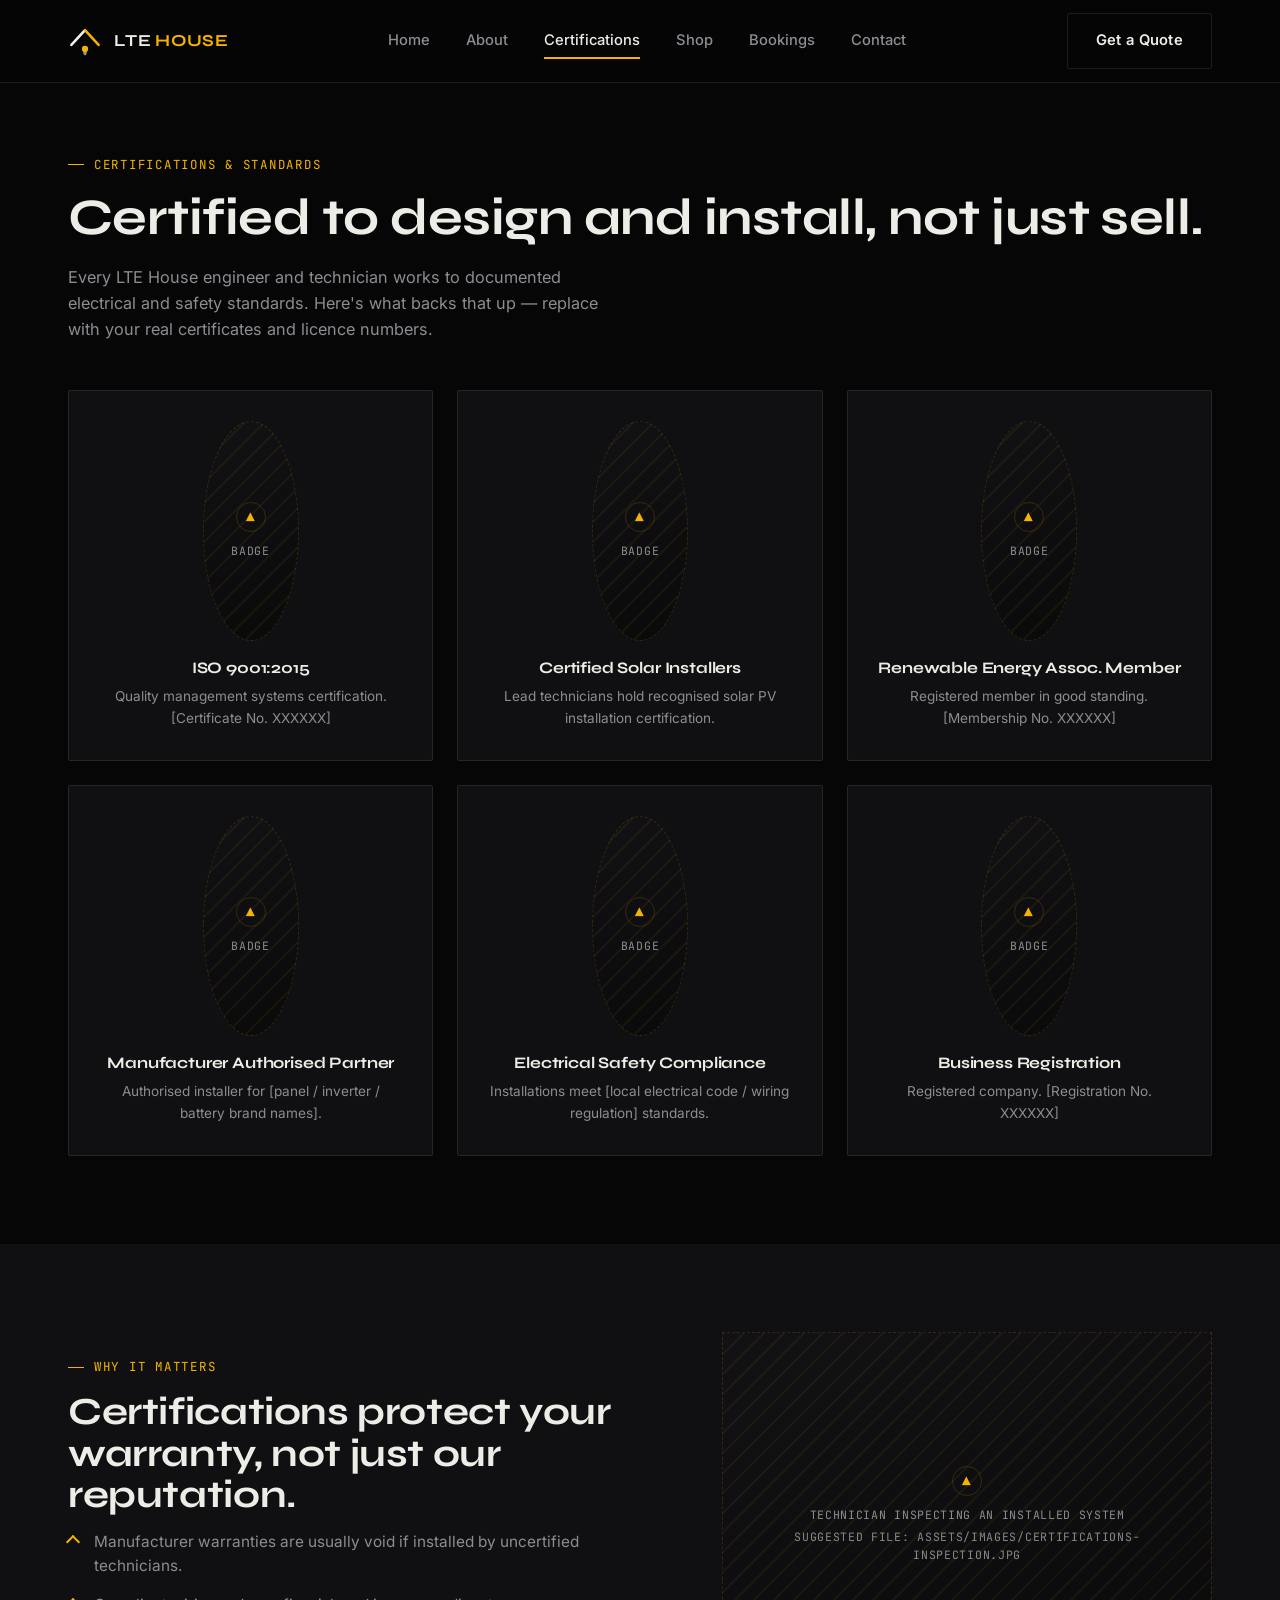
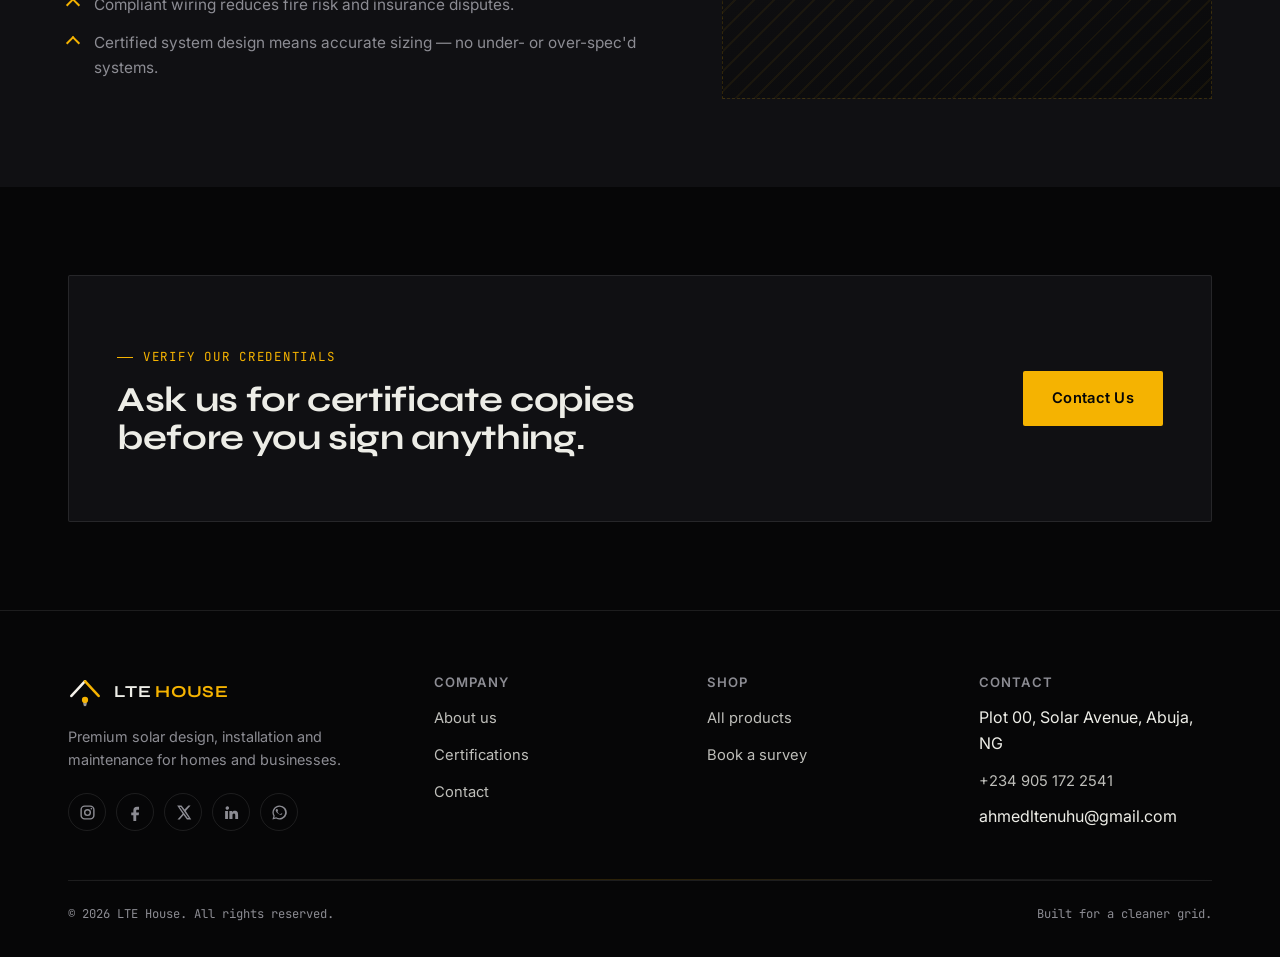
<file: certifications.html>
<!DOCTYPE html>
<html lang="en">
<head>
<meta charset="UTF-8">
<meta name="viewport" content="width=device-width, initial-scale=1.0">
<title>Certifications — LTE House</title>
<meta name="description" content="Certifications, standards and licenses held by LTE House.">
<link rel="icon" href="assets/favicon.ico" sizes="any">
<link rel="icon" type="image/svg+xml" href="assets/logo-icon.svg">
<link rel="apple-touch-icon" href="assets/apple-touch-icon.png">
<link rel="manifest" href="assets/site.webmanifest">
<meta name="theme-color" content="#060607">
<link rel="stylesheet" href="css/style.css">
</head>
<body>

<div class="page-loader" aria-hidden="true">
  <svg class="loader-mark" viewBox="0 0 200 200" xmlns="http://www.w3.org/2000/svg">
    <path class="l-roof-base l-roof-base-left" d="M40 130 L100 60"/>
    <path class="l-roof-base l-roof-base-right" d="M100 60 L160 130"/>
    <path class="l-roof-glow l-roof-glow-left" d="M40 130 L100 60"/>
    <path class="l-roof-glow l-roof-glow-right" d="M100 60 L160 130"/>
    <circle class="l-bulb-base" cx="100" cy="150" r="15"/>
    <circle class="l-bulb-glow" cx="100" cy="150" r="15"/>
    <path class="l-bulb-base-lines" d="M94 167 L106 167 M95 172 L105 172"/>
  </svg>
</div>

<header class="site-header">
  <div class="wrap">
    <a href="index.html" class="brand">
      <img src="assets/logo-icon.svg" alt="LTE House logo">
      <span class="brand-name">LTE <span>HOUSE</span></span>
    </a>
    <nav class="nav-links">
      <a href="index.html">Home</a>
      <a href="about.html">About</a>
      <a href="certifications.html" aria-current="page">Certifications</a>
      <a href="shop.html">Shop</a>
      <a href="bookings.html">Bookings</a>
      <a href="contact.html">Contact</a>
    </nav>
    <div class="nav-cta">
      <a href="bookings.html" class="btn btn-ghost">Get a Quote</a>
      <button class="nav-toggle" aria-label="Toggle menu" aria-expanded="false"><span></span></button>
    </div>
  </div>
</header>

<main>

  <section class="page-hero">
    <div class="wrap">
      <span class="eyebrow">Certifications &amp; Standards</span>
      <h1>Certified to design and install, not just sell.</h1>
      <p>Every LTE House engineer and technician works to documented electrical and safety standards. Here's what backs that up — replace with your real certificates and licence numbers.</p>
    </div>
  </section>

  <section style="padding-top:0;">
    <div class="wrap">
      <div class="grid-3">
        <div class="card cert-card reveal">
          <div class="ph"><div class="ph-inner"><span class="ph-icon">▲</span>Badge</div></div>
          <h3>ISO 9001:2015</h3>
          <p>Quality management systems certification. [Certificate No. XXXXXX]</p>
        </div>
        <div class="card cert-card reveal">
          <div class="ph"><div class="ph-inner"><span class="ph-icon">▲</span>Badge</div></div>
          <h3>Certified Solar Installers</h3>
          <p>Lead technicians hold recognised solar PV installation certification.</p>
        </div>
        <div class="card cert-card reveal">
          <div class="ph"><div class="ph-inner"><span class="ph-icon">▲</span>Badge</div></div>
          <h3>Renewable Energy Assoc. Member</h3>
          <p>Registered member in good standing. [Membership No. XXXXXX]</p>
        </div>
        <div class="card cert-card reveal">
          <div class="ph"><div class="ph-inner"><span class="ph-icon">▲</span>Badge</div></div>
          <h3>Manufacturer Authorised Partner</h3>
          <p>Authorised installer for [panel / inverter / battery brand names].</p>
        </div>
        <div class="card cert-card reveal">
          <div class="ph"><div class="ph-inner"><span class="ph-icon">▲</span>Badge</div></div>
          <h3>Electrical Safety Compliance</h3>
          <p>Installations meet [local electrical code / wiring regulation] standards.</p>
        </div>
        <div class="card cert-card reveal">
          <div class="ph"><div class="ph-inner"><span class="ph-icon">▲</span>Badge</div></div>
          <h3>Business Registration</h3>
          <p>Registered company. [Registration No. XXXXXX]</p>
        </div>
      </div>
    </div>
  </section>

  <section style="background:var(--panel);">
    <div class="wrap hero-grid">
      <div class="reveal">
        <span class="eyebrow">Why it matters</span>
        <h2 style="margin-top:14px; font-size:clamp(1.8rem,3vw,2.6rem);">Certifications protect your warranty, not just our reputation.</h2>
        <ul class="roof-list">
          <li>Manufacturer warranties are usually void if installed by uncertified technicians.</li>
          <li>Compliant wiring reduces fire risk and insurance disputes.</li>
          <li>Certified system design means accurate sizing — no under- or over-spec'd systems.</li>
        </ul>
      </div>
      <div class="ph reveal" style="--ar:4/3;">
        <div class="ph-inner">
          <span class="ph-icon">▲</span>
          Technician inspecting an installed system
          <span class="ph-file">suggested file: assets/images/certifications-inspection.jpg</span>
        </div>
      </div>
    </div>
  </section>

  <section>
    <div class="wrap">
      <div class="cta-band reveal">
        <div>
          <span class="eyebrow">Verify our credentials</span>
          <h2 style="margin-top:14px;">Ask us for certificate copies before you sign anything.</h2>
        </div>
        <a href="contact.html" class="btn btn-primary">Contact Us</a>
      </div>
    </div>
  </section>

</main>

<footer class="site-footer">
  <div class="wrap">
    <div class="footer-grid">
      <div class="footer-brand">
        <a href="index.html" class="brand">
          <img src="assets/logo-icon.svg" alt="LTE House logo">
          <span class="brand-name">LTE <span>HOUSE</span></span>
        </a>
        <p>Premium solar design, installation and maintenance for homes and businesses.</p>
        <div class="social-links">
          <a href="https://www.instagram.com/lte_house" aria-label="LTE House on Instagram"><svg aria-hidden="true" viewBox="0 0 24 24"><rect x="3" y="3" width="18" height="18" rx="5" fill="none" stroke="currentColor" stroke-width="2"/><circle cx="12" cy="12" r="4" fill="none" stroke="currentColor" stroke-width="2"/><circle cx="17.5" cy="6.5" r="1.2" fill="currentColor"/></svg></a>
          <a href="#" aria-label="LTE House on Facebook"><svg aria-hidden="true" viewBox="0 0 24 24"><path fill="currentColor" d="M14 8h3V4h-3c-3.3 0-5 1.9-5 5v3H6v4h3v8h4v-8h3.5l.5-4H13V9c0-.7.3-1 1-1Z"/></svg></a>
          <a href="#" aria-label="LTE House on X (Twitter)"><svg aria-hidden="true" viewBox="0 0 24 24"><path fill="currentColor" d="M18.9 2H22l-6.8 7.8L23 22h-6.1l-4.8-6.3L6.6 22H3.5l7.3-8.4L3 2h6.2l4.3 5.7L18.9 2Zm-1.1 17.7h1.7L8.3 4.2H6.5l11.3 15.5Z"/></svg></a>
          <a href="#" aria-label="LTE House on LinkedIn"><svg aria-hidden="true" viewBox="0 0 24 24"><path fill="currentColor" d="M5 3.5A2.5 2.5 0 1 1 5 8a2.5 2.5 0 0 1 0-4.5ZM3 10h4v11H3V10Zm6 0h3.8v1.5h.1c.5-.9 1.8-1.9 3.7-1.9 4 0 4.7 2.6 4.7 6v5.4h-4v-4.8c0-1.2 0-2.8-1.8-2.8s-2.1 1.3-2.1 2.7V21H9V10Z"/></svg></a>
          <a href="#" aria-label="Message LTE House on WhatsApp"><svg aria-hidden="true" viewBox="0 0 24 24"><path fill="currentColor" d="M12 2a9.9 9.9 0 0 0-8.5 15L2 22l5.2-1.4A10 10 0 1 0 12 2Zm0 18a8 8 0 0 1-4.1-1.1l-.3-.2-3.1.8.8-3-.2-.3A8 8 0 1 1 12 20Zm4.4-5.9c-.2-.1-1.3-.7-1.5-.8-.2-.1-.4-.1-.6.1-.2.2-.6.8-.8 1-.1.2-.3.2-.5.1-1.6-.8-2.7-1.5-3.7-3.3-.3-.5.3-.5.7-1.5.1-.2 0-.4-.1-.5l-.7-1.7c-.2-.5-.4-.4-.6-.4h-.5c-.2 0-.5.1-.7.3-.8.8-1.1 2-.3 3.3 1.6 2.8 3.6 3.5 6.4 4.7.4.2.8.1 1.1-.1.3-.2 1-.8 1.1-1.2.2-.3.2-.6.1-.7Z"/></svg></a>
        </div>
      </div>
      <div class="footer-col">
        <h4>Company</h4>
        <ul>
          <li><a href="about.html">About us</a></li>
          <li><a href="certifications.html">Certifications</a></li>
          <li><a href="contact.html">Contact</a></li>
        </ul>
      </div>
      <div class="footer-col">
        <h4>Shop</h4>
        <ul>
          <li><a href="shop.html">All products</a></li>
          <li><a href="bookings.html">Book a survey</a></li>
        </ul>
      </div>
      <div class="footer-col">
        <h4>Contact</h4>
        <ul>
          <li>Plot 00, Solar Avenue, Abuja, NG</li>
          <li><a href="tel:+2349051722541">+234 905 172 2541</a></li>
          <li>ahmedltenuhu@gmail.com</li>
        </ul>
      </div>
    </div>
    <div class="divider-simple"></div>
    <div class="footer-bottom">
      <span>© 2026 LTE House. All rights reserved.</span>
      <span>Built for a cleaner grid.</span>
    </div>
  </div>
</footer>

<script src="js/main.js"></script>
</body>
</html>
</file>
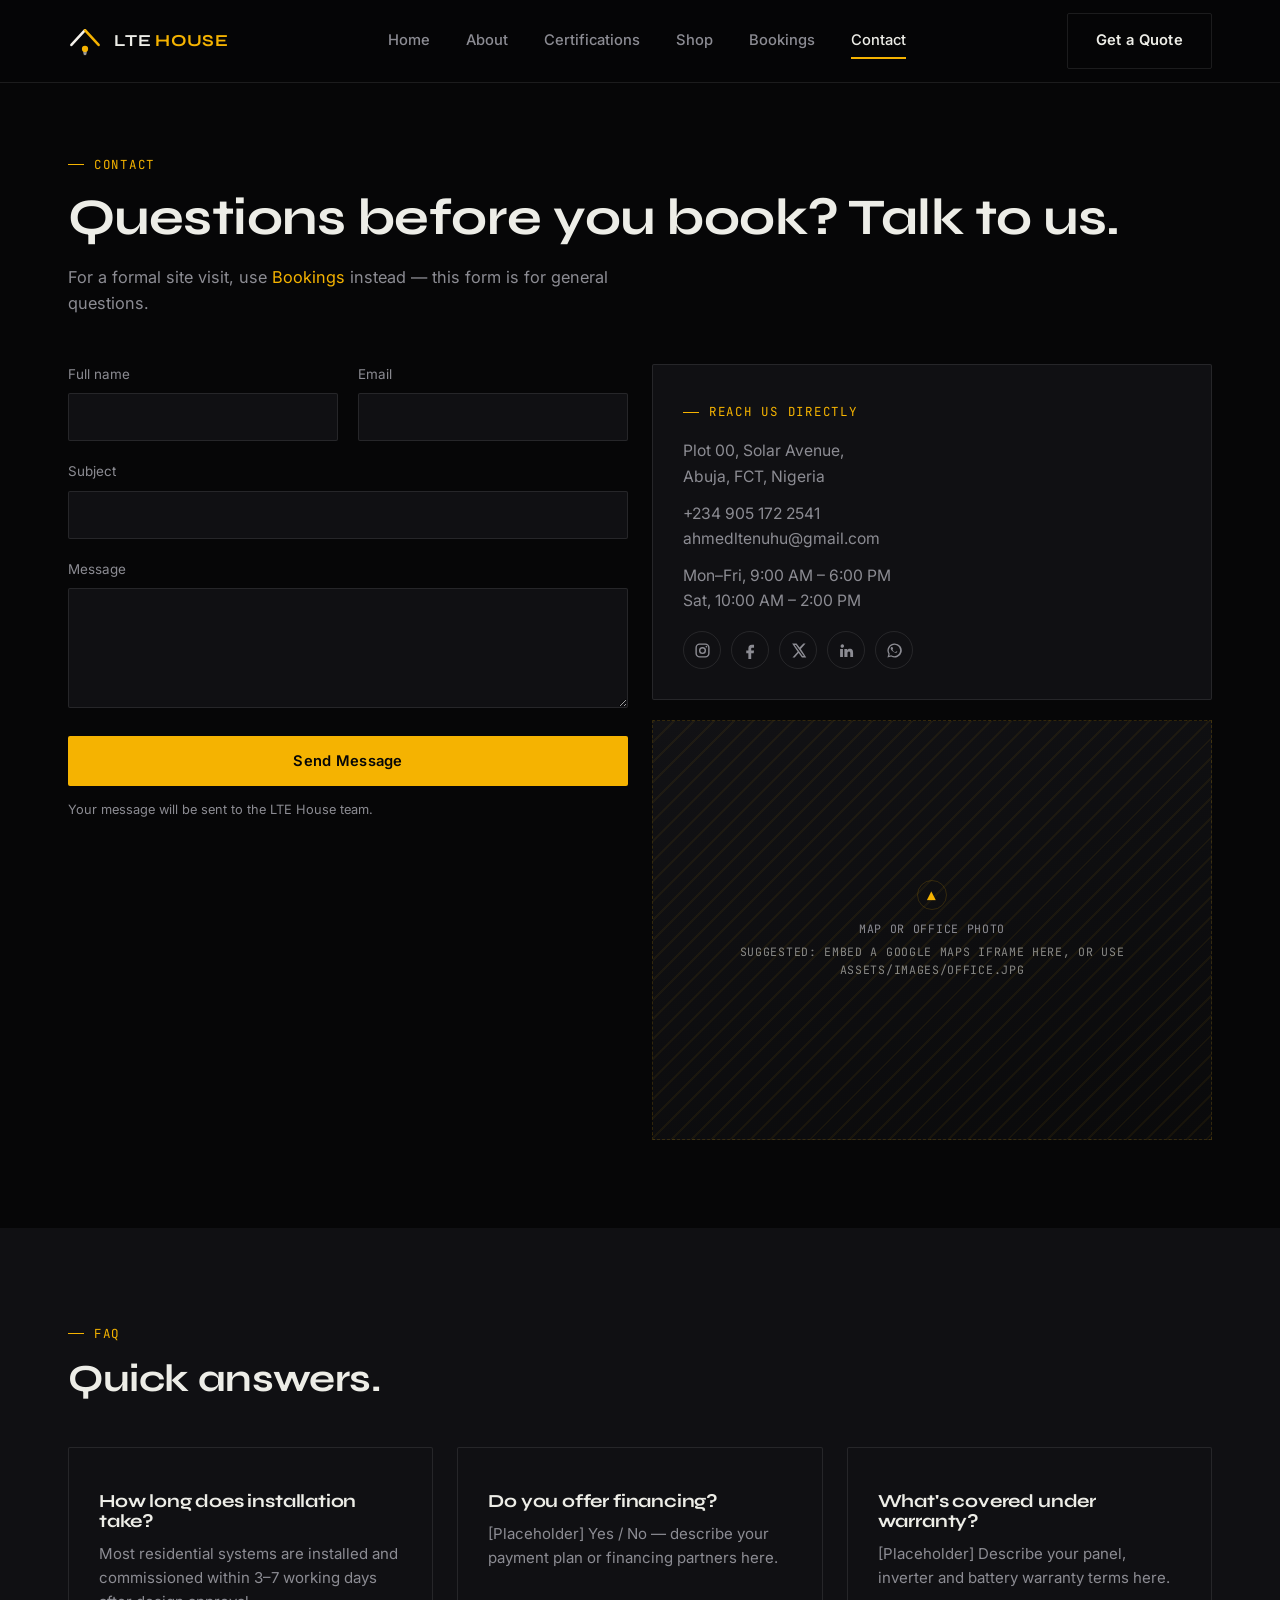
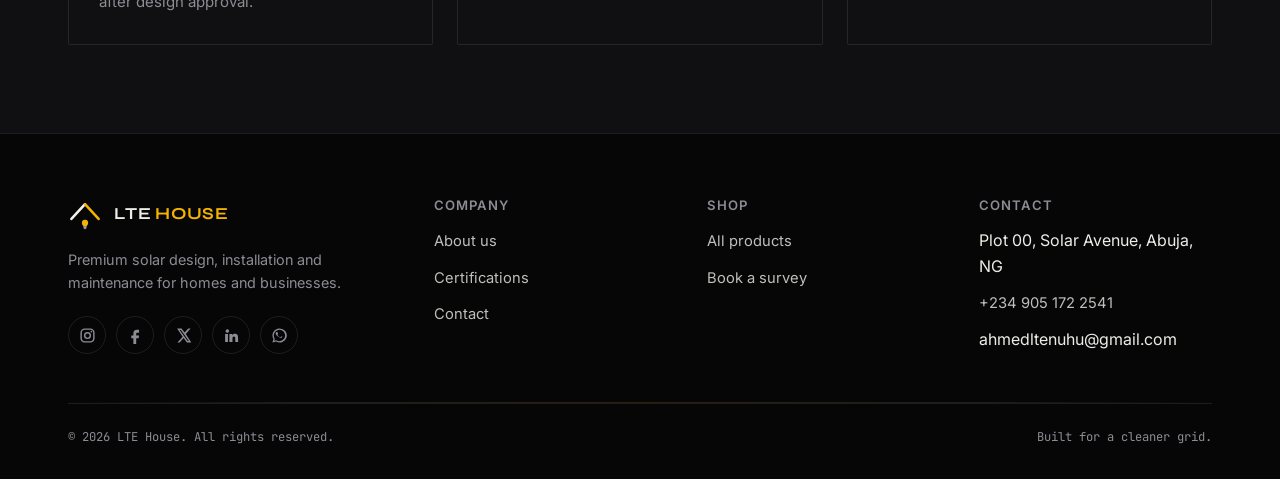
<file: contact.html>
<!DOCTYPE html>
<html lang="en">
<head>
<meta charset="UTF-8">
<meta name="viewport" content="width=device-width, initial-scale=1.0">
<title>Contact — LTE House</title>
<meta name="description" content="Get in touch with LTE House.">
<link rel="icon" href="assets/favicon.ico" sizes="any">
<link rel="icon" type="image/svg+xml" href="assets/logo-icon.svg">
<link rel="apple-touch-icon" href="assets/apple-touch-icon.png">
<link rel="manifest" href="assets/site.webmanifest">
<meta name="theme-color" content="#060607">
<link rel="stylesheet" href="css/style.css">
</head>
<body>

<div class="page-loader" aria-hidden="true">
  <svg class="loader-mark" viewBox="0 0 200 200" xmlns="http://www.w3.org/2000/svg">
    <path class="l-roof-base l-roof-base-left" d="M40 130 L100 60"/>
    <path class="l-roof-base l-roof-base-right" d="M100 60 L160 130"/>
    <path class="l-roof-glow l-roof-glow-left" d="M40 130 L100 60"/>
    <path class="l-roof-glow l-roof-glow-right" d="M100 60 L160 130"/>
    <circle class="l-bulb-base" cx="100" cy="150" r="15"/>
    <circle class="l-bulb-glow" cx="100" cy="150" r="15"/>
    <path class="l-bulb-base-lines" d="M94 167 L106 167 M95 172 L105 172"/>
  </svg>
</div>

<header class="site-header">
  <div class="wrap">
    <a href="index.html" class="brand">
      <img src="assets/logo-icon.svg" alt="LTE House logo">
      <span class="brand-name">LTE <span>HOUSE</span></span>
    </a>
    <nav class="nav-links">
      <a href="index.html">Home</a>
      <a href="about.html">About</a>
      <a href="certifications.html">Certifications</a>
      <a href="shop.html">Shop</a>
      <a href="bookings.html">Bookings</a>
      <a href="contact.html" aria-current="page">Contact</a>
    </nav>
    <div class="nav-cta">
      <a href="bookings.html" class="btn btn-ghost">Get a Quote</a>
      <button class="nav-toggle" aria-label="Toggle menu" aria-expanded="false"><span></span></button>
    </div>
  </div>
</header>

<main>

  <section class="page-hero">
    <div class="wrap">
      <span class="eyebrow">Contact</span>
      <h1>Questions before you book? Talk to us.</h1>
      <p>For a formal site visit, use <a href="bookings.html" style="color:var(--gold);">Bookings</a> instead — this form is for general questions.</p>
    </div>
  </section>

  <section style="padding-top:0;">
    <div class="wrap grid-2">

      <div class="reveal">
        <form id="contact-form" action="https://formsubmit.co/ahmedltenuhu@gmail.com" method="POST">
          <input type="hidden" name="_subject" value="New LTE House website enquiry">
          <input type="hidden" name="_template" value="table">
          <input type="hidden" name="_captcha" value="true">
          <div class="field-row">
            <div class="field">
              <label for="c-name">Full name</label>
              <input type="text" id="c-name" name="name" required>
            </div>
            <div class="field">
              <label for="c-email">Email</label>
              <input type="email" id="c-email" name="email" required>
            </div>
          </div>
          <div class="field">
            <label for="c-subject">Subject</label>
            <input type="text" id="c-subject" name="subject">
          </div>
          <div class="field">
            <label for="c-message">Message</label>
            <textarea id="c-message" name="message" required></textarea>
          </div>
          <button type="submit" class="btn btn-primary btn-block">Send Message</button>
          <p class="form-note">Your message will be sent to the LTE House team.</p>
        </form>
      </div>

      <div class="reveal">
        <div class="card" style="margin-bottom:20px;">
          <span class="eyebrow">Reach us directly</span>
          <p style="margin-top:16px; font-size:0.98rem;">Plot 00, Solar Avenue,<br>Abuja, FCT, Nigeria</p>
          <p style="margin-top:12px; font-size:0.98rem;"><a href="tel:+2349051722541">+234 905 172 2541</a><br>ahmedltenuhu@gmail.com</p>
          <p style="margin-top:12px; font-size:0.98rem; color:var(--grey);">Mon–Fri, 9:00 AM – 6:00 PM<br>Sat, 10:00 AM – 2:00 PM</p>
          <div class="social-links inline">
            <a href="https://www.instagram.com/lte_house" aria-label="LTE House on Instagram"><svg aria-hidden="true" viewBox="0 0 24 24"><rect x="3" y="3" width="18" height="18" rx="5" fill="none" stroke="currentColor" stroke-width="2"/><circle cx="12" cy="12" r="4" fill="none" stroke="currentColor" stroke-width="2"/><circle cx="17.5" cy="6.5" r="1.2" fill="currentColor"/></svg></a>
            <a href="#" aria-label="LTE House on Facebook"><svg aria-hidden="true" viewBox="0 0 24 24"><path fill="currentColor" d="M14 8h3V4h-3c-3.3 0-5 1.9-5 5v3H6v4h3v8h4v-8h3.5l.5-4H13V9c0-.7.3-1 1-1Z"/></svg></a>
            <a href="#" aria-label="LTE House on X (Twitter)"><svg aria-hidden="true" viewBox="0 0 24 24"><path fill="currentColor" d="M18.9 2H22l-6.8 7.8L23 22h-6.1l-4.8-6.3L6.6 22H3.5l7.3-8.4L3 2h6.2l4.3 5.7L18.9 2Zm-1.1 17.7h1.7L8.3 4.2H6.5l11.3 15.5Z"/></svg></a>
            <a href="#" aria-label="LTE House on LinkedIn"><svg aria-hidden="true" viewBox="0 0 24 24"><path fill="currentColor" d="M5 3.5A2.5 2.5 0 1 1 5 8a2.5 2.5 0 0 1 0-4.5ZM3 10h4v11H3V10Zm6 0h3.8v1.5h.1c.5-.9 1.8-1.9 3.7-1.9 4 0 4.7 2.6 4.7 6v5.4h-4v-4.8c0-1.2 0-2.8-1.8-2.8s-2.1 1.3-2.1 2.7V21H9V10Z"/></svg></a>
            <a href="#" aria-label="Message LTE House on WhatsApp"><svg aria-hidden="true" viewBox="0 0 24 24"><path fill="currentColor" d="M12 2a9.9 9.9 0 0 0-8.5 15L2 22l5.2-1.4A10 10 0 1 0 12 2Zm0 18a8 8 0 0 1-4.1-1.1l-.3-.2-3.1.8.8-3-.2-.3A8 8 0 1 1 12 20Zm4.4-5.9c-.2-.1-1.3-.7-1.5-.8-.2-.1-.4-.1-.6.1-.2.2-.6.8-.8 1-.1.2-.3.2-.5.1-1.6-.8-2.7-1.5-3.7-3.3-.3-.5.3-.5.7-1.5.1-.2 0-.4-.1-.5l-.7-1.7c-.2-.5-.4-.4-.6-.4h-.5c-.2 0-.5.1-.7.3-.8.8-1.1 2-.3 3.3 1.6 2.8 3.6 3.5 6.4 4.7.4.2.8.1 1.1-.1.3-.2 1-.8 1.1-1.2.2-.3.2-.6.1-.7Z"/></svg></a>
          </div>
        </div>
        <div class="ph" style="--ar:4/3;">
          <div class="ph-inner">
            <span class="ph-icon">▲</span>
            Map or office photo
            <span class="ph-file">suggested: embed a Google Maps iframe here, or use assets/images/office.jpg</span>
          </div>
        </div>
      </div>

    </div>
  </section>

  <section style="background:var(--panel);">
    <div class="wrap">
      <div class="section-head reveal">
        <div>
          <span class="eyebrow">FAQ</span>
          <h2>Quick answers.</h2>
        </div>
      </div>
      <div class="grid-3">
        <div class="card reveal">
          <h3>How long does installation take?</h3>
          <p>Most residential systems are installed and commissioned within 3–7 working days after design approval.</p>
        </div>
        <div class="card reveal">
          <h3>Do you offer financing?</h3>
          <p>[Placeholder] Yes / No — describe your payment plan or financing partners here.</p>
        </div>
        <div class="card reveal">
          <h3>What's covered under warranty?</h3>
          <p>[Placeholder] Describe your panel, inverter and battery warranty terms here.</p>
        </div>
      </div>
    </div>
  </section>

</main>

<footer class="site-footer">
  <div class="wrap">
    <div class="footer-grid">
      <div class="footer-brand">
        <a href="index.html" class="brand">
          <img src="assets/logo-icon.svg" alt="LTE House logo">
          <span class="brand-name">LTE <span>HOUSE</span></span>
        </a>
        <p>Premium solar design, installation and maintenance for homes and businesses.</p>
        <div class="social-links">
          <a href="https://www.instagram.com/lte_house" aria-label="LTE House on Instagram"><svg aria-hidden="true" viewBox="0 0 24 24"><rect x="3" y="3" width="18" height="18" rx="5" fill="none" stroke="currentColor" stroke-width="2"/><circle cx="12" cy="12" r="4" fill="none" stroke="currentColor" stroke-width="2"/><circle cx="17.5" cy="6.5" r="1.2" fill="currentColor"/></svg></a>
          <a href="#" aria-label="LTE House on Facebook"><svg aria-hidden="true" viewBox="0 0 24 24"><path fill="currentColor" d="M14 8h3V4h-3c-3.3 0-5 1.9-5 5v3H6v4h3v8h4v-8h3.5l.5-4H13V9c0-.7.3-1 1-1Z"/></svg></a>
          <a href="#" aria-label="LTE House on X (Twitter)"><svg aria-hidden="true" viewBox="0 0 24 24"><path fill="currentColor" d="M18.9 2H22l-6.8 7.8L23 22h-6.1l-4.8-6.3L6.6 22H3.5l7.3-8.4L3 2h6.2l4.3 5.7L18.9 2Zm-1.1 17.7h1.7L8.3 4.2H6.5l11.3 15.5Z"/></svg></a>
          <a href="#" aria-label="LTE House on LinkedIn"><svg aria-hidden="true" viewBox="0 0 24 24"><path fill="currentColor" d="M5 3.5A2.5 2.5 0 1 1 5 8a2.5 2.5 0 0 1 0-4.5ZM3 10h4v11H3V10Zm6 0h3.8v1.5h.1c.5-.9 1.8-1.9 3.7-1.9 4 0 4.7 2.6 4.7 6v5.4h-4v-4.8c0-1.2 0-2.8-1.8-2.8s-2.1 1.3-2.1 2.7V21H9V10Z"/></svg></a>
          <a href="#" aria-label="Message LTE House on WhatsApp"><svg aria-hidden="true" viewBox="0 0 24 24"><path fill="currentColor" d="M12 2a9.9 9.9 0 0 0-8.5 15L2 22l5.2-1.4A10 10 0 1 0 12 2Zm0 18a8 8 0 0 1-4.1-1.1l-.3-.2-3.1.8.8-3-.2-.3A8 8 0 1 1 12 20Z"/><path fill="currentColor" d="M16.4 14.1c-.2-.1-1.3-.7-1.5-.8-.2-.1-.4-.1-.6.1-.2.2-.6.8-.8 1-.1.2-.3.2-.5.1-1.6-.8-2.7-1.5-3.7-3.3-.3-.5.3-.5.7-1.5.1-.2 0-.4-.1-.5l-.7-1.7c-.2-.5-.4-.4-.6-.4h-.5c-.2 0-.5.1-.7.3-.8.8-1.1 2-.3 3.3 1.6 2.8 3.6 3.5 6.4 4.7.4.2.8.1 1.1-.1.3-.2 1-.8 1.1-1.2.2-.3.2-.6.1-.7Z"/></svg></a>
        </div>
      </div>
      <div class="footer-col">
        <h4>Company</h4>
        <ul>
          <li><a href="about.html">About us</a></li>
          <li><a href="certifications.html">Certifications</a></li>
          <li><a href="contact.html">Contact</a></li>
        </ul>
      </div>
      <div class="footer-col">
        <h4>Shop</h4>
        <ul>
          <li><a href="shop.html">All products</a></li>
          <li><a href="bookings.html">Book a survey</a></li>
        </ul>
      </div>
      <div class="footer-col">
        <h4>Contact</h4>
        <ul>
          <li>Plot 00, Solar Avenue, Abuja, NG</li>
          <li><a href="tel:+2349051722541">+234 905 172 2541</a></li>
          <li>ahmedltenuhu@gmail.com</li>
        </ul>
      </div>
    </div>
    <div class="divider-simple"></div>
    <div class="footer-bottom">
      <span>© 2026 LTE House. All rights reserved.</span>
      <span>Built for a cleaner grid.</span>
    </div>
  </div>
</footer>

<script src="js/main.js"></script>
</body>
</html>
</file>
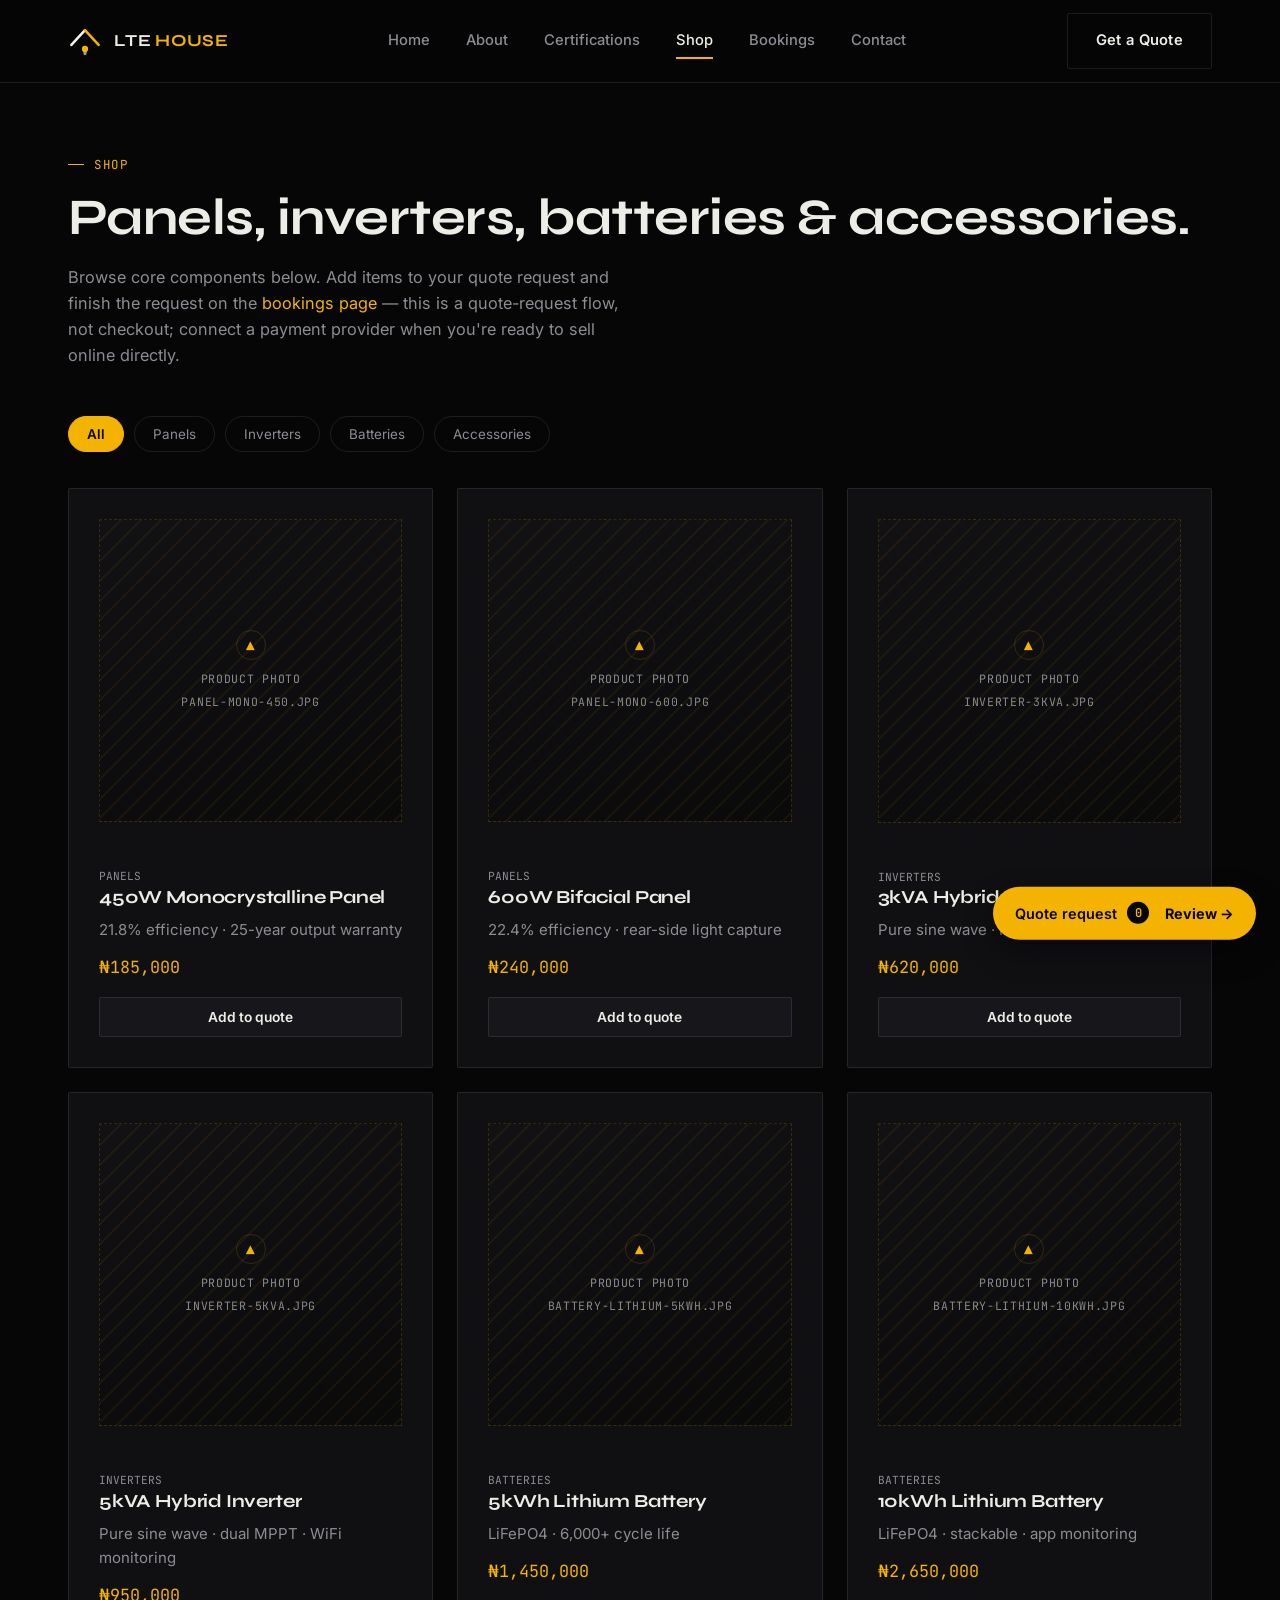
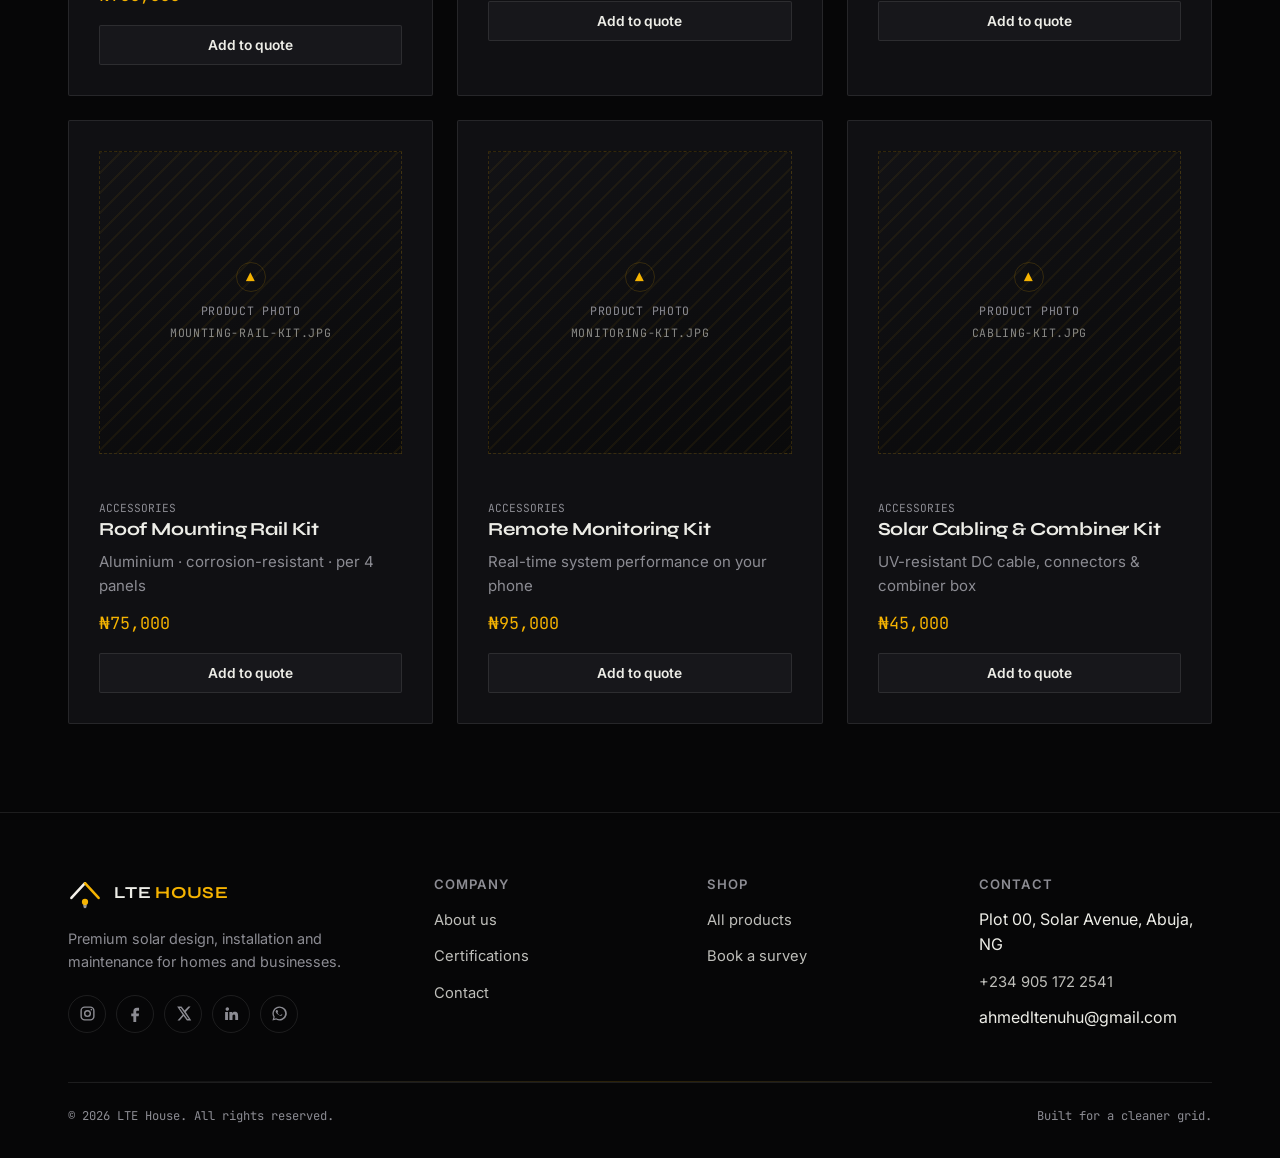
<file: shop.html>
<!DOCTYPE html>
<html lang="en">
<head>
<meta charset="UTF-8">
<meta name="viewport" content="width=device-width, initial-scale=1.0">
<title>Shop — LTE House</title>
<meta name="description" content="Solar panels, inverters, batteries and accessories from LTE House.">
<link rel="icon" href="assets/favicon.ico" sizes="any">
<link rel="icon" type="image/svg+xml" href="assets/logo-icon.svg">
<link rel="apple-touch-icon" href="assets/apple-touch-icon.png">
<link rel="manifest" href="assets/site.webmanifest">
<meta name="theme-color" content="#060607">
<link rel="stylesheet" href="css/style.css">
</head>
<body>

<div class="page-loader" aria-hidden="true">
  <svg class="loader-mark" viewBox="0 0 200 200" xmlns="http://www.w3.org/2000/svg">
    <path class="l-roof-base l-roof-base-left" d="M40 130 L100 60"/>
    <path class="l-roof-base l-roof-base-right" d="M100 60 L160 130"/>
    <path class="l-roof-glow l-roof-glow-left" d="M40 130 L100 60"/>
    <path class="l-roof-glow l-roof-glow-right" d="M100 60 L160 130"/>
    <circle class="l-bulb-base" cx="100" cy="150" r="15"/>
    <circle class="l-bulb-glow" cx="100" cy="150" r="15"/>
    <path class="l-bulb-base-lines" d="M94 167 L106 167 M95 172 L105 172"/>
  </svg>
</div>

<header class="site-header">
  <div class="wrap">
    <a href="index.html" class="brand">
      <img src="assets/logo-icon.svg" alt="LTE House logo">
      <span class="brand-name">LTE <span>HOUSE</span></span>
    </a>
    <nav class="nav-links">
      <a href="index.html">Home</a>
      <a href="about.html">About</a>
      <a href="certifications.html">Certifications</a>
      <a href="shop.html" aria-current="page">Shop</a>
      <a href="bookings.html">Bookings</a>
      <a href="contact.html">Contact</a>
    </nav>
    <div class="nav-cta">
      <a href="bookings.html" class="btn btn-ghost">Get a Quote</a>
      <button class="nav-toggle" aria-label="Toggle menu" aria-expanded="false"><span></span></button>
    </div>
  </div>
</header>

<main>

  <section class="page-hero">
    <div class="wrap">
      <span class="eyebrow">Shop</span>
      <h1>Panels, inverters, batteries &amp; accessories.</h1>
      <p>Browse core components below. Add items to your quote request and finish the request on the <a href="bookings.html" style="color:var(--gold);">bookings page</a> — this is a quote-request flow, not checkout; connect a payment provider when you're ready to sell online directly.</p>
    </div>
  </section>

  <section style="padding-top:0;">
    <div class="wrap">
      <div class="filter-bar reveal">
        <button class="filter-chip active" data-filter="all">All</button>
        <button class="filter-chip" data-filter="panels">Panels</button>
        <button class="filter-chip" data-filter="inverters">Inverters</button>
        <button class="filter-chip" data-filter="batteries">Batteries</button>
        <button class="filter-chip" data-filter="accessories">Accessories</button>
      </div>

      <div class="grid-3">

        <div class="card product-card reveal" data-category="panels">
          <div class="ph"><div class="ph-inner"><span class="ph-icon">▲</span>Product photo<span class="ph-file">panel-mono-450.jpg</span></div></div>
          <span class="tag">Panels</span>
          <h3>450W Monocrystalline Panel</h3>
          <p>21.8% efficiency · 25-year output warranty</p>
          <p class="price">₦185,000</p>
          <button class="qty-btn" data-id="panel-450" data-name="450W Monocrystalline Panel" data-price="₦185,000" data-label="Add to quote">Add to quote</button>
        </div>

        <div class="card product-card reveal" data-category="panels">
          <div class="ph"><div class="ph-inner"><span class="ph-icon">▲</span>Product photo<span class="ph-file">panel-mono-600.jpg</span></div></div>
          <span class="tag">Panels</span>
          <h3>600W Bifacial Panel</h3>
          <p>22.4% efficiency · rear-side light capture</p>
          <p class="price">₦240,000</p>
          <button class="qty-btn" data-id="panel-600" data-name="600W Bifacial Panel" data-price="₦240,000" data-label="Add to quote">Add to quote</button>
        </div>

        <div class="card product-card reveal" data-category="inverters">
          <div class="ph"><div class="ph-inner"><span class="ph-icon">▲</span>Product photo<span class="ph-file">inverter-3kva.jpg</span></div></div>
          <span class="tag">Inverters</span>
          <h3>3kVA Hybrid Inverter</h3>
          <p>Pure sine wave · MPPT built-in</p>
          <p class="price">₦620,000</p>
          <button class="qty-btn" data-id="inv-3kva" data-name="3kVA Hybrid Inverter" data-price="₦620,000" data-label="Add to quote">Add to quote</button>
        </div>

        <div class="card product-card reveal" data-category="inverters">
          <div class="ph"><div class="ph-inner"><span class="ph-icon">▲</span>Product photo<span class="ph-file">inverter-5kva.jpg</span></div></div>
          <span class="tag">Inverters</span>
          <h3>5kVA Hybrid Inverter</h3>
          <p>Pure sine wave · dual MPPT · WiFi monitoring</p>
          <p class="price">₦950,000</p>
          <button class="qty-btn" data-id="inv-5kva" data-name="5kVA Hybrid Inverter" data-price="₦950,000" data-label="Add to quote">Add to quote</button>
        </div>

        <div class="card product-card reveal" data-category="batteries">
          <div class="ph"><div class="ph-inner"><span class="ph-icon">▲</span>Product photo<span class="ph-file">battery-lithium-5kwh.jpg</span></div></div>
          <span class="tag">Batteries</span>
          <h3>5kWh Lithium Battery</h3>
          <p>LiFePO4 · 6,000+ cycle life</p>
          <p class="price">₦1,450,000</p>
          <button class="qty-btn" data-id="batt-5kwh" data-name="5kWh Lithium Battery" data-price="₦1,450,000" data-label="Add to quote">Add to quote</button>
        </div>

        <div class="card product-card reveal" data-category="batteries">
          <div class="ph"><div class="ph-inner"><span class="ph-icon">▲</span>Product photo<span class="ph-file">battery-lithium-10kwh.jpg</span></div></div>
          <span class="tag">Batteries</span>
          <h3>10kWh Lithium Battery</h3>
          <p>LiFePO4 · stackable · app monitoring</p>
          <p class="price">₦2,650,000</p>
          <button class="qty-btn" data-id="batt-10kwh" data-name="10kWh Lithium Battery" data-price="₦2,650,000" data-label="Add to quote">Add to quote</button>
        </div>

        <div class="card product-card reveal" data-category="accessories">
          <div class="ph"><div class="ph-inner"><span class="ph-icon">▲</span>Product photo<span class="ph-file">mounting-rail-kit.jpg</span></div></div>
          <span class="tag">Accessories</span>
          <h3>Roof Mounting Rail Kit</h3>
          <p>Aluminium · corrosion-resistant · per 4 panels</p>
          <p class="price">₦75,000</p>
          <button class="qty-btn" data-id="acc-rail" data-name="Roof Mounting Rail Kit" data-price="₦75,000" data-label="Add to quote">Add to quote</button>
        </div>

        <div class="card product-card reveal" data-category="accessories">
          <div class="ph"><div class="ph-inner"><span class="ph-icon">▲</span>Product photo<span class="ph-file">monitoring-kit.jpg</span></div></div>
          <span class="tag">Accessories</span>
          <h3>Remote Monitoring Kit</h3>
          <p>Real-time system performance on your phone</p>
          <p class="price">₦95,000</p>
          <button class="qty-btn" data-id="acc-monitor" data-name="Remote Monitoring Kit" data-price="₦95,000" data-label="Add to quote">Add to quote</button>
        </div>

        <div class="card product-card reveal" data-category="accessories">
          <div class="ph"><div class="ph-inner"><span class="ph-icon">▲</span>Product photo<span class="ph-file">cabling-kit.jpg</span></div></div>
          <span class="tag">Accessories</span>
          <h3>Solar Cabling &amp; Combiner Kit</h3>
          <p>UV-resistant DC cable, connectors &amp; combiner box</p>
          <p class="price">₦45,000</p>
          <button class="qty-btn" data-id="acc-cable" data-name="Solar Cabling & Combiner Kit" data-price="₦45,000" data-label="Add to quote">Add to quote</button>
        </div>

      </div>
    </div>
  </section>

</main>

<div class="quote-bar">
  <span>Quote request</span>
  <span class="count">0</span>
  <a href="bookings.html" style="color:var(--black); font-weight:700; margin-left:6px;">Review →</a>
</div>

<footer class="site-footer">
  <div class="wrap">
    <div class="footer-grid">
      <div class="footer-brand">
        <a href="index.html" class="brand">
          <img src="assets/logo-icon.svg" alt="LTE House logo">
          <span class="brand-name">LTE <span>HOUSE</span></span>
        </a>
        <p>Premium solar design, installation and maintenance for homes and businesses.</p>
        <div class="social-links">
          <a href="https://www.instagram.com/lte_house" aria-label="LTE House on Instagram"><svg aria-hidden="true" viewBox="0 0 24 24"><rect x="3" y="3" width="18" height="18" rx="5" fill="none" stroke="currentColor" stroke-width="2"/><circle cx="12" cy="12" r="4" fill="none" stroke="currentColor" stroke-width="2"/><circle cx="17.5" cy="6.5" r="1.2" fill="currentColor"/></svg></a>
          <a href="#" aria-label="LTE House on Facebook"><svg aria-hidden="true" viewBox="0 0 24 24"><path fill="currentColor" d="M14 8h3V4h-3c-3.3 0-5 1.9-5 5v3H6v4h3v8h4v-8h3.5l.5-4H13V9c0-.7.3-1 1-1Z"/></svg></a>
          <a href="#" aria-label="LTE House on X (Twitter)"><svg aria-hidden="true" viewBox="0 0 24 24"><path fill="currentColor" d="M18.9 2H22l-6.8 7.8L23 22h-6.1l-4.8-6.3L6.6 22H3.5l7.3-8.4L3 2h6.2l4.3 5.7L18.9 2Zm-1.1 17.7h1.7L8.3 4.2H6.5l11.3 15.5Z"/></svg></a>
          <a href="#" aria-label="LTE House on LinkedIn"><svg aria-hidden="true" viewBox="0 0 24 24"><path fill="currentColor" d="M5 3.5A2.5 2.5 0 1 1 5 8a2.5 2.5 0 0 1 0-4.5ZM3 10h4v11H3V10Zm6 0h3.8v1.5h.1c.5-.9 1.8-1.9 3.7-1.9 4 0 4.7 2.6 4.7 6v5.4h-4v-4.8c0-1.2 0-2.8-1.8-2.8s-2.1 1.3-2.1 2.7V21H9V10Z"/></svg></a>
          <a href="#" aria-label="Message LTE House on WhatsApp"><svg aria-hidden="true" viewBox="0 0 24 24"><path fill="currentColor" d="M12 2a9.9 9.9 0 0 0-8.5 15L2 22l5.2-1.4A10 10 0 1 0 12 2Zm0 18a8 8 0 0 1-4.1-1.1l-.3-.2-3.1.8.8-3-.2-.3A8 8 0 1 1 12 20Z"/><path fill="currentColor" d="M16.4 14.1c-.2-.1-1.3-.7-1.5-.8-.2-.1-.4-.1-.6.1-.2.2-.6.8-.8 1-.1.2-.3.2-.5.1-1.6-.8-2.7-1.5-3.7-3.3-.3-.5.3-.5.7-1.5.1-.2 0-.4-.1-.5l-.7-1.7c-.2-.5-.4-.4-.6-.4h-.5c-.2 0-.5.1-.7.3-.8.8-1.1 2-.3 3.3 1.6 2.8 3.6 3.5 6.4 4.7.4.2.8.1 1.1-.1.3-.2 1-.8 1.1-1.2.2-.3.2-.6.1-.7Z"/></svg></a>
        </div>
      </div>
      <div class="footer-col">
        <h4>Company</h4>
        <ul>
          <li><a href="about.html">About us</a></li>
          <li><a href="certifications.html">Certifications</a></li>
          <li><a href="contact.html">Contact</a></li>
        </ul>
      </div>
      <div class="footer-col">
        <h4>Shop</h4>
        <ul>
          <li><a href="shop.html">All products</a></li>
          <li><a href="bookings.html">Book a survey</a></li>
        </ul>
      </div>
      <div class="footer-col">
        <h4>Contact</h4>
        <ul>
          <li>Plot 00, Solar Avenue, Abuja, NG</li>
          <li><a href="tel:+2349051722541">+234 905 172 2541</a></li>
          <li>ahmedltenuhu@gmail.com</li>
        </ul>
      </div>
    </div>
    <div class="divider-simple"></div>
    <div class="footer-bottom">
      <span>© 2026 LTE House. All rights reserved.</span>
      <span>Built for a cleaner grid.</span>
    </div>
  </div>
</footer>

<script src="js/main.js"></script>
</body>
</html>
</file>
<file: css/style.css>
/* =========================================================
   LTE HOUSE — Design System
   Palette:   #060607 black · #101013 panel · #17171B panel-2
              #F5B301 gold · #FFD666 gold-bright
              #EDEDE7 white(text) · #8C8C93 grey(muted)
   Type:      Syne (display) / Inter (body) / JetBrains Mono (data)
   Signature: the roofline stroke from the mark, reused as an
              animated divider with a travelling "sun" dot.
   ========================================================= */

@import url('https://fonts.googleapis.com/css2?family=Syne:wght@600;700;800&family=Inter:wght@400;500;600&family=JetBrains+Mono:wght@400;500&display=swap');

:root{
  --black:#060607;
  --panel:#101013;
  --panel-2:#17171b;
  --gold:#F5B301;
  --gold-bright:#FFD666;
  --white:#EDEDE7;
  --grey:#8C8C93;
  --line:rgba(245,179,1,0.16);
  --line-soft:rgba(237,237,231,0.10);

  --display:'Syne', sans-serif;
  --body:'Inter', sans-serif;
  --mono:'JetBrains Mono', monospace;

  --container:1200px;
  --radius:2px;
  --ease:cubic-bezier(.16,.84,.44,1);
}

*,*::before,*::after{ box-sizing:border-box; }
html{ scroll-behavior:smooth; }
body{
  margin:0;
  background:var(--black);
  color:var(--white);
  font-family:var(--body);
  font-size:16px;
  line-height:1.6;
  -webkit-font-smoothing:antialiased;
}
img{ max-width:100%; display:block; }
a{ color:inherit; text-decoration:none; }
ul{ margin:0; padding:0; list-style:none; }
h1,h2,h3,h4{ font-family:var(--display); font-weight:700; margin:0; line-height:1.08; letter-spacing:-0.01em; }
p{ margin:0; }
button{ font-family:inherit; cursor:pointer; }
input,select,textarea{ font-family:inherit; font-size:1rem; }

:focus-visible{
  outline:2px solid var(--gold);
  outline-offset:3px;
}

.wrap{
  max-width:var(--container);
  margin-inline:auto;
  padding-inline:28px;
}

@media (prefers-reduced-motion: reduce){
  *{ animation-duration:0.001ms !important; animation-iteration-count:1 !important; transition-duration:0.001ms !important; scroll-behavior:auto !important; }
}

/* ---------- eyebrow / mono labels ---------- */
.eyebrow{
  font-family:var(--mono);
  font-size:0.78rem;
  letter-spacing:0.14em;
  text-transform:uppercase;
  color:var(--gold);
  display:inline-flex;
  align-items:center;
  gap:10px;
}
.eyebrow::before{
  content:'';
  width:16px; height:1px;
  background:var(--gold);
  display:inline-block;
}

/* ---------- buttons ---------- */
.btn{
  display:inline-flex;
  align-items:center;
  justify-content:center;
  gap:8px;
  padding:15px 28px;
  font-family:var(--body);
  font-weight:600;
  font-size:0.92rem;
  letter-spacing:0.02em;
  border-radius:var(--radius);
  border:1px solid transparent;
  transition:transform .35s var(--ease), background .35s var(--ease), border-color .35s var(--ease), color .35s var(--ease);
  white-space:nowrap;
}
.btn-primary{ background:var(--gold); color:var(--black); }
.btn-primary:hover{ background:var(--gold-bright); transform:translateY(-2px); }
.btn-ghost{ border-color:var(--line-soft); color:var(--white); }
.btn-ghost:hover{ border-color:var(--gold); color:var(--gold); transform:translateY(-2px); }
.btn-block{ width:100%; }
.btn:disabled{ opacity:0.4; cursor:not-allowed; transform:none !important; }

/* ---------- header ---------- */
.site-header{
  position:sticky; top:0; z-index:100;
  background:rgba(6,6,7,0.96);
  border-bottom:1px solid var(--line-soft);
}
.site-header .wrap{
  display:flex; align-items:center; justify-content:space-between;
  height:82px;
}
.brand{ display:flex; align-items:center; gap:12px; }
.brand img{ width:34px; height:34px; }
.brand-name{ font-family:var(--display); font-weight:700; font-size:1.05rem; letter-spacing:0.02em; }
.brand-name span{ color:var(--gold); }

.nav-links{ display:flex; align-items:center; gap:36px; }
.nav-links a{
  font-size:0.92rem; font-weight:500; color:var(--grey);
  position:relative; padding:6px 0; transition:color .25s var(--ease);
}
.nav-links a:hover, .nav-links a[aria-current="page"]{ color:var(--white); }
.nav-links a[aria-current="page"]::after{
  content:''; position:absolute; left:0; right:0; bottom:0; height:2px; background:var(--gold);
}
.nav-cta{ display:flex; align-items:center; gap:16px; }
.nav-toggle{
  display:none; background:var(--panel); border:1px solid var(--line-soft); color:var(--white);
  width:44px; height:44px; align-items:center; justify-content:center;
  border-radius:var(--radius); transition:background .3s var(--ease), border-color .3s var(--ease), color .3s var(--ease);
}
.nav-toggle span, .nav-toggle span::before, .nav-toggle span::after{
  content:''; display:block; width:22px; height:2px; background:currentColor; position:relative; transition:transform .3s var(--ease), opacity .2s var(--ease), background .3s var(--ease);
}
.nav-toggle span::before{ position:absolute; top:-7px; }
.nav-toggle span::after{ position:absolute; top:7px; }
.nav-toggle[aria-expanded="true"]{ background:var(--gold); border-color:var(--gold); color:var(--black); }
.nav-toggle[aria-expanded="true"] span{ background:transparent; }
.nav-toggle[aria-expanded="true"] span::before{ transform:translateY(7px) rotate(45deg); }
.nav-toggle[aria-expanded="true"] span::after{ transform:translateY(-7px) rotate(-45deg); }

@media (max-width: 900px){
  .nav-links{
    position:fixed; inset:82px 0 0 0; background:rgba(16,16,19,0.99);
    flex-direction:column; align-items:flex-start; gap:0;
    padding:18px 28px 28px; border-top:2px solid var(--gold); box-shadow:0 18px 40px rgba(0,0,0,.45);
    transform:translateY(-16px); opacity:0; visibility:hidden; pointer-events:none;
    transition:transform .35s var(--ease), opacity .25s var(--ease), visibility 0s linear .35s;
  }
  .nav-links.open{ transform:translateY(0); opacity:1; visibility:visible; pointer-events:auto; transition-delay:0s; }
  .nav-links a{ width:100%; padding:17px 4px; border-bottom:1px solid var(--line-soft); color:var(--white); font-size:1.02rem; font-weight:600; transform:translateX(-10px); opacity:0; transition:color .25s var(--ease), transform .3s var(--ease), opacity .3s var(--ease); }
  .nav-links a:hover, .nav-links a[aria-current="page"]{ color:var(--gold-bright); }
  .nav-links.open a{ transform:translateX(0); opacity:1; }
  .nav-links.open a:nth-child(1){ transition-delay:.05s; }
  .nav-links.open a:nth-child(2){ transition-delay:.09s; }
  .nav-links.open a:nth-child(3){ transition-delay:.13s; }
  .nav-links.open a:nth-child(4){ transition-delay:.17s; }
  .nav-links.open a:nth-child(5){ transition-delay:.21s; }
  .nav-links.open a:nth-child(6){ transition-delay:.25s; }
  .nav-cta .btn-ghost{ display:none; }
  .nav-toggle{ display:flex; }
}

/* ---------- roofline divider (signature element) ---------- */
.roofline{
  width:100%;
  display:block;
  overflow:visible;
}
.roofline path{
  fill:none;
  stroke-width:2;
  stroke-linecap:round;
}
.roofline .rl-left{ stroke:var(--line-soft); }
.roofline .rl-right{ stroke:var(--line); }
.roofline.animate .rl-left,
.roofline.animate .rl-right{
  stroke:var(--white);
  stroke-opacity:0.5;
  stroke-dasharray:900;
  stroke-dashoffset:900;
  animation:draw 1.6s var(--ease) forwards;
}
.roofline.animate .rl-right{ stroke:var(--gold); stroke-opacity:1; animation-delay:.15s; }
.roofline.animate .rl-left{ animation-delay:0s; }
@keyframes draw{ to{ stroke-dashoffset:0; } }
.roofline .rl-dot{
  fill:var(--gold);
  offset-path:path('M20 90 L300 10 L580 90');
  animation:travel 4.5s linear infinite;
  filter:drop-shadow(0 0 6px var(--gold));
}
@keyframes travel{
  0%{ offset-distance:0%; opacity:0; }
  5%{ opacity:1; }
  95%{ opacity:1; }
  100%{ offset-distance:100%; opacity:0; }
}

.divider-simple{
  height:1px; width:100%;
  background:linear-gradient(90deg, transparent, var(--line-soft) 20%, var(--line) 50%, var(--line-soft) 80%, transparent);
  border:none; margin:0;
}

/* ---------- hero ---------- */
.hero{
  padding:74px 0 40px;
  position:relative;
}
.hero-grid{
  display:grid;
  grid-template-columns:1.1fr 0.9fr;
  gap:56px;
  align-items:center;
}
.hero h1{
  font-size:clamp(2.6rem, 5vw, 4.4rem);
  margin-top:18px;
}
.hero h1 em{ font-style:normal; color:var(--gold); }
.hero p.lede{
  font-size:1.06rem; color:var(--grey); max-width:46ch;
  margin-top:22px;
}
.hero-actions{ display:flex; gap:16px; margin-top:34px; flex-wrap:wrap; }
.hero-media{
  position:relative;
  border:1px solid var(--line-soft);
  border-radius:var(--radius);
  overflow:hidden;
}
.hero-media img{ width:100%; height:100%; object-fit:cover; }

@media (max-width: 900px){
  .hero-grid{ grid-template-columns:1fr; }
  .hero-media{ order:-1; }
}

/* ---------- image placeholders ---------- */
.ph{
  position:relative;
  background:
    repeating-linear-gradient(135deg, rgba(245,179,1,0.06) 0 2px, transparent 2px 14px),
    linear-gradient(160deg, #121215, #0a0a0b);
  border:1px dashed var(--line);
  display:flex; align-items:center; justify-content:center;
  min-height:220px;
  aspect-ratio: var(--ar, 4/3);
}
.ph > img{ width:100%; height:100%; display:block; object-fit:cover; }
.ph-inner{
  text-align:center; color:var(--grey);
  font-family:var(--mono); font-size:0.72rem; letter-spacing:0.06em; text-transform:uppercase;
  padding:20px;
}
.ph-inner .ph-icon{
  width:30px; height:30px; margin:0 auto 10px;
  border:1px solid var(--line); border-radius:50%;
  display:flex; align-items:center; justify-content:center; color:var(--gold); font-size:0.9rem;
}
.ph-inner .ph-file{ color:var(--white); opacity:0.55; margin-top:4px; display:block; }

/* ---------- stats strip ---------- */
.stats{
  border-top:1px solid var(--line-soft);
  border-bottom:1px solid var(--line-soft);
  padding:30px 0;
}
.stats .wrap{
  display:grid; grid-template-columns:repeat(4,1fr); gap:24px;
}
.stat b{
  display:block; font-family:var(--mono); font-size:1.9rem; color:var(--gold); font-weight:500;
}
.stat span{ font-size:0.82rem; color:var(--grey); }
@media (max-width:700px){ .stats .wrap{ grid-template-columns:repeat(2,1fr); } }

/* ---------- sections ---------- */
section{ padding:88px 0; }
.section-head{
  display:flex; justify-content:space-between; align-items:flex-end; gap:24px;
  margin-bottom:48px; flex-wrap:wrap;
}
.section-head h2{ font-size:clamp(1.8rem,3vw,2.6rem); margin-top:14px; max-width:16ch; }
.section-head p{ color:var(--grey); max-width:42ch; }

/* ---------- cards ---------- */
.card{
  background:var(--panel);
  border:1px solid var(--line-soft);
  border-radius:var(--radius);
  padding:30px;
  transition:border-color .3s var(--ease), transform .3s var(--ease);
}
.card:hover{ border-color:var(--line); transform:translateY(-4px); }
.card h3{ font-size:1.15rem; margin-top:14px; }
.card p{ color:var(--grey); font-size:0.94rem; margin-top:10px; }
.card .num{ font-family:var(--mono); color:var(--gold); font-size:0.85rem; }

.grid-3{ display:grid; grid-template-columns:repeat(3,1fr); gap:24px; }
.grid-4{ display:grid; grid-template-columns:repeat(4,1fr); gap:24px; }
.grid-2{ display:grid; grid-template-columns:repeat(2,1fr); gap:24px; }
@media (max-width:900px){ .grid-3,.grid-4{ grid-template-columns:repeat(2,1fr); } }
@media (max-width:600px){ .grid-3,.grid-4,.grid-2{ grid-template-columns:1fr; } }

/* icon bullets replace default markers with a roof-peak caret */
.roof-list li{
  position:relative; padding-left:26px; margin-top:14px; color:var(--grey); font-size:0.96rem;
}
.roof-list li::before{
  content:''; position:absolute; left:0; top:7px; width:10px; height:10px;
  border-left:2px solid var(--gold); border-top:2px solid var(--gold);
  transform:rotate(45deg);
}

/* ---------- process (real sequence -> numbered) ---------- */
.process{ display:grid; grid-template-columns:repeat(4,1fr); gap:0; }
.process-step{
  padding:0 24px 0 0; position:relative;
}
.process-step:not(:last-child)::after{
  content:''; position:absolute; top:20px; right:-1px; width:1px; height:60%;
  background:var(--line-soft);
}
.process-step .idx{ font-family:var(--mono); color:var(--gold); font-size:0.82rem; }
.process-step h4{ font-size:1.05rem; margin-top:14px; }
.process-step p{ color:var(--grey); font-size:0.9rem; margin-top:8px; }
@media (max-width:900px){ .process{ grid-template-columns:repeat(2,1fr); gap:36px 24px; } .process-step:not(:last-child)::after{ display:none; } }
@media (max-width:600px){ .process{ grid-template-columns:1fr; } }

/* ---------- CTA band ---------- */
.cta-band{
  background:var(--panel);
  border:1px solid var(--line-soft);
  border-radius:var(--radius);
  padding:64px 48px;
  display:flex; align-items:center; justify-content:space-between; gap:32px; flex-wrap:wrap;
}
.cta-band h2{ font-size:clamp(1.6rem,3vw,2.2rem); max-width:22ch; }
@media (max-width:700px){ .cta-band{ padding:40px 26px; } }

/* ---------- footer ---------- */
.site-footer{ border-top:1px solid var(--line-soft); padding:64px 0 32px; }
.footer-grid{
  display:grid; grid-template-columns:1.4fr 1fr 1fr 1fr; gap:40px;
  padding-bottom:48px;
}
.footer-brand p{ color:var(--grey); font-size:0.9rem; margin-top:16px; max-width:32ch; }
.social-links{ display:flex; gap:10px; margin-top:22px; }
.social-links a{
  width:38px; height:38px; border-radius:50%; border:1px solid var(--line-soft);
  display:flex; align-items:center; justify-content:center;
  font-family:var(--mono); font-size:0.66rem; font-weight:500; letter-spacing:0.02em;
  color:var(--grey); transition:.25s var(--ease);
}
.social-links svg{ width:17px; height:17px; display:block; }
.social-links a:hover{ border-color:var(--gold); color:var(--gold); transform:translateY(-2px); }
.social-links.inline{ margin-top:18px; }
.footer-col h4{ font-family:var(--body); font-size:0.82rem; text-transform:uppercase; letter-spacing:0.08em; color:var(--grey); font-weight:600; }
.footer-col ul{ margin-top:16px; display:flex; flex-direction:column; gap:11px; }
.footer-col a{ font-size:0.92rem; color:var(--white); opacity:0.8; }
.footer-col a:hover{ color:var(--gold); opacity:1; }
.footer-bottom{
  border-top:1px solid var(--line-soft); padding-top:24px;
  display:flex; justify-content:space-between; align-items:center; flex-wrap:wrap; gap:12px;
  font-family:var(--mono); font-size:0.76rem; color:var(--grey);
}
@media (max-width:900px){ .footer-grid{ grid-template-columns:1fr 1fr; } }
@media (max-width:600px){ .footer-grid{ grid-template-columns:1fr; } }

/* ---------- page hero (inner pages) ---------- */
.page-hero{ padding:64px 0 48px; }
.page-hero .eyebrow{ margin-bottom:16px; }
.page-hero h1{ font-size:clamp(2.2rem,4vw,3.4rem); }
.page-hero p{ color:var(--grey); max-width:56ch; margin-top:18px; font-size:1.02rem; }

/* ---------- badge / pill ---------- */
.pill{
  display:inline-flex; align-items:center; gap:8px;
  font-family:var(--mono); font-size:0.74rem; letter-spacing:0.05em; text-transform:uppercase;
  color:var(--gold); border:1px solid var(--line); padding:6px 12px; border-radius:100px;
}

/* ---------- forms ---------- */
.field{ margin-bottom:20px; }
.field label{ display:block; font-size:0.84rem; color:var(--grey); margin-bottom:8px; }
.field input, .field select, .field textarea{
  width:100%; background:var(--panel); border:1px solid var(--line-soft); color:var(--white);
  padding:13px 14px; border-radius:var(--radius); transition:border-color .25s var(--ease);
}
.field input:focus, .field select:focus, .field textarea:focus{ border-color:var(--gold); outline:none; }
.field textarea{ min-height:120px; resize:vertical; }
.field-row{ display:grid; grid-template-columns:1fr 1fr; gap:20px; }
@media (max-width:600px){ .field-row{ grid-template-columns:1fr; } }
.form-note{ font-size:0.8rem; color:var(--grey); margin-top:14px; }

/* ---------- shop ---------- */
.filter-bar{ display:flex; gap:10px; flex-wrap:wrap; margin-bottom:36px; }
.filter-chip{
  font-size:0.84rem; padding:9px 18px; border:1px solid var(--line-soft); border-radius:100px; color:var(--grey);
  transition:.25s var(--ease); background:none;
}
.filter-chip:hover{ color:var(--white); border-color:var(--line); }
.filter-chip.active{ background:var(--gold); color:var(--black); border-color:var(--gold); font-weight:600; }

.product-card .ph{ --ar:1/1; margin-bottom:40px; }
.product-card h3{ margin-top:0; }
.product-card .price{ font-family:var(--mono); color:var(--gold); font-size:1.05rem; margin-top:12px; }
.product-card .meta{ display:flex; justify-content:space-between; align-items:center; margin-top:18px; }
.product-card .tag{ font-family:var(--mono); font-size:0.7rem; color:var(--grey); text-transform:uppercase; }
.qty-btn{
  background:var(--panel-2); border:1px solid var(--line-soft); color:var(--white);
  padding:11px 16px; font-size:0.86rem; font-weight:600; width:100%; border-radius:var(--radius);
  transition:.25s var(--ease); margin-top:16px; display:flex; align-items:center; justify-content:center; gap:8px;
}
.qty-btn:hover{ border-color:var(--gold); color:var(--gold); }
.qty-btn.added{ background:var(--gold); color:var(--black); border-color:var(--gold); }

/* quote drawer */
.quote-bar{
  position:fixed; right:24px; bottom:24px; z-index:200;
  background:var(--gold); color:var(--black); padding:15px 22px; border-radius:100px;
  display:flex; align-items:center; gap:10px; font-weight:600; font-size:0.9rem;
  box-shadow:0 12px 30px rgba(0,0,0,0.4);
  transform:translateY(120%); transition:transform .4s var(--ease);
}
.quote-bar.show{ transform:translateY(0); }
.quote-bar .count{
  background:var(--black); color:var(--gold); width:22px; height:22px; border-radius:50%;
  display:flex; align-items:center; justify-content:center; font-size:0.76rem; font-family:var(--mono);
}

/* ---------- bookings ---------- */
.calendar{
  background:var(--panel); border:1px solid var(--line-soft); border-radius:var(--radius); padding:28px;
}
.cal-head{ display:flex; align-items:center; justify-content:space-between; margin-bottom:20px; }
.cal-head b{ font-family:var(--display); font-size:1.05rem; }
.cal-nav{ display:flex; gap:8px; }
.cal-nav button{
  background:none; border:1px solid var(--line-soft); color:var(--white); width:32px; height:32px; border-radius:50%;
}
.cal-nav button:hover{ border-color:var(--gold); color:var(--gold); }
.cal-grid{ display:grid; grid-template-columns:repeat(7,1fr); gap:6px; text-align:center; }
.cal-grid .dow{ font-family:var(--mono); font-size:0.68rem; color:var(--grey); padding-bottom:6px; }
.cal-day{
  aspect-ratio:1; display:flex; align-items:center; justify-content:center; border-radius:50%;
  font-size:0.88rem; color:var(--white); background:none; border:1px solid transparent;
}
.cal-day:not(:disabled):hover{ border-color:var(--gold); }
.cal-day.selected{ background:var(--gold); color:var(--black); font-weight:600; }
.cal-day:disabled{ color:var(--line-soft); pointer-events:none; }
.cal-day.empty{ visibility:hidden; }

.slot-grid{ display:grid; grid-template-columns:repeat(3,1fr); gap:10px; margin-top:16px; }
.slot{
  padding:11px 6px; border:1px solid var(--line-soft); border-radius:var(--radius); font-size:0.84rem; text-align:center;
  background:none; color:var(--white);
}
.slot:hover{ border-color:var(--gold); }
.slot.selected{ background:var(--gold); color:var(--black); border-color:var(--gold); font-weight:600; }
.slot:disabled{ color:var(--line-soft); text-decoration:line-through; pointer-events:none; }

.booking-summary{ background:var(--panel); border:1px solid var(--line-soft); border-radius:var(--radius); padding:28px; }
.summary-row{ display:flex; justify-content:space-between; padding:12px 0; border-bottom:1px solid var(--line-soft); font-size:0.92rem; }
.summary-row span:first-child{ color:var(--grey); }
.summary-row b{ color:var(--gold); font-family:var(--mono); font-weight:500; }

/* ---------- team / CEO ---------- */
.ceo-section{ display:grid; grid-template-columns:0.8fr 1.2fr; gap:56px; align-items:center; }
.ceo-section .ph{ --ar:3/4; }
.ceo-section .ph img{ width:100%; height:100%; object-fit:cover; }
.about-team-photo img{ object-position:center top; }
.ceo-quote{
  font-family:var(--display); font-size:clamp(1.3rem,2.4vw,1.7rem); font-weight:600; line-height:1.35;
  margin-top:20px;
}
.ceo-role{ margin-top:22px; }
.ceo-role b{ display:block; font-family:var(--body); }
.ceo-role span{ color:var(--grey); font-size:0.88rem; }
.ceo-bio{ color:var(--grey); margin-top:20px; font-size:0.96rem; }
@media (max-width:900px){ .ceo-section{ grid-template-columns:1fr; } }

/* ---------- certifications ---------- */
.cert-card{ text-align:center; }
.cert-card .ph{ --ar:1/1; width:96px; margin:0 auto 18px; border-radius:50%; }
.cert-card h3{ font-size:1rem; }
.cert-card p{ font-size:0.85rem; }

/* scroll reveal */
.reveal{ opacity:0; transform:translateY(18px); transition:opacity .7s var(--ease), transform .7s var(--ease); }
.reveal.in{ opacity:1; transform:none; }

/* ===================== PAGE LOADER =====================
   Signature moment: the sun drops to the roof peak, the
   roofline draws itself (same motif as the section dividers),
   a spark travels down into the bulb, and the bulb lights.
   Plays once per browser session (see main.js), and is skipped
   entirely for prefers-reduced-motion. */
.page-loader{
  position:fixed; inset:0; z-index:9999;
  background:var(--black);
  display:flex; align-items:center; justify-content:center; flex-direction:column; gap:22px;
  opacity:1; visibility:visible;
  transition:opacity .5s var(--ease), visibility .5s var(--ease);
}
.page-loader.hide{ opacity:0; visibility:hidden; pointer-events:none; }
body.loading{ overflow:hidden; }

.loader-mark{ width:84px; height:84px; overflow:visible; }

/* dim static outline of the mark, always visible */
.l-roof-base{ fill:none; stroke-linecap:round; stroke-width:9; }
.l-roof-base-left{ stroke:rgba(237,237,231,0.16); }
.l-roof-base-right{ stroke:rgba(245,179,1,0.16); }
.l-bulb-base{ fill:#232326; }
.l-bulb-base-lines{ stroke:rgba(237,237,231,0.2); stroke-width:2.4; stroke-linecap:round; }

/* bright light travelling from each roof tip up to the peak, on a loop —
   "the roofline colors moving to the light" */
.l-roof-glow{ fill:none; stroke-linecap:round; stroke-width:9; }
.l-roof-glow-left{
  stroke:var(--white);
  stroke-dasharray:26 200;
  stroke-dashoffset:226;
  filter:drop-shadow(0 0 4px rgba(237,237,231,0.7));
  animation:roofTravel 1.6s linear infinite;
}
.l-roof-glow-right{
  stroke:var(--gold);
  stroke-dasharray:26 200;
  stroke-dashoffset:226;
  filter:drop-shadow(0 0 5px var(--gold));
  animation:roofTravel 1.6s linear infinite;
}
@keyframes roofTravel{ to{ stroke-dashoffset:0; } }

/* bulb pulses right as the light reaches the peak each cycle */
.l-bulb-glow{
  fill:var(--gold);
  opacity:0;
  filter:drop-shadow(0 0 12px var(--gold));
  animation:bulbPulse 1.6s ease-in-out infinite;
  animation-delay:0.75s;
}
@keyframes bulbPulse{
  0%, 100%{ opacity:0; }
  22%{ opacity:1; }
  55%{ opacity:1; }
  78%{ opacity:0; }
}

/* reduced-motion fallback: show a calm static mark, no motion */
.page-loader.no-motion .l-roof-glow,
.page-loader.no-motion .l-bulb-glow{
  animation:none;
  opacity:0.55;
  stroke-dashoffset:0;
}

/* utility */
.mt-0{ margin-top:0 !important; }
.center{ text-align:center; }
.mx-auto{ margin-inline:auto; }
</file>
